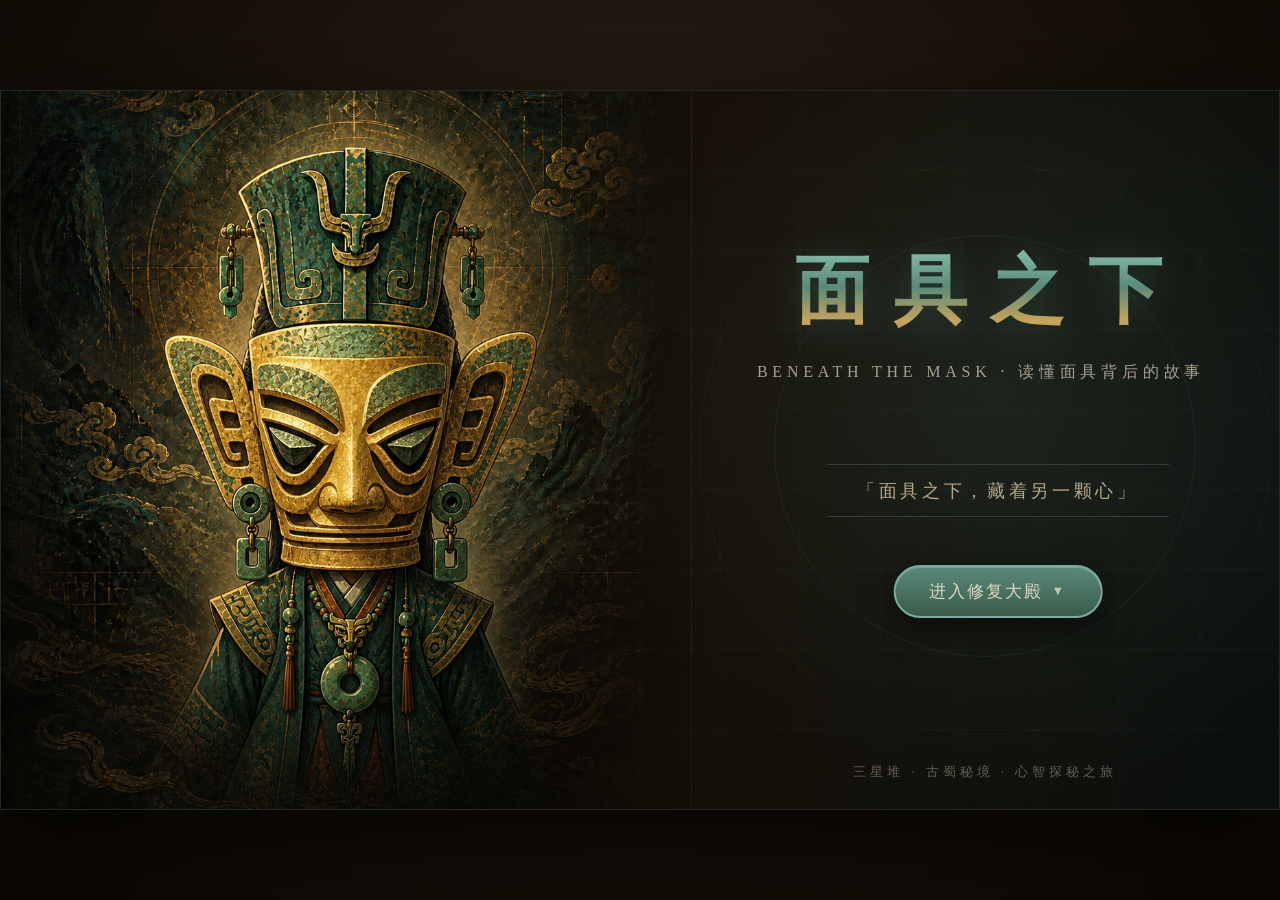
<file: index.html>
<!DOCTYPE html>
<html lang="zh-CN">
<head>
  <meta charset="UTF-8">
  <meta name="viewport" content="width=device-width, initial-scale=1.0, user-scalable=no">
  <meta name="theme-color" content="#1c130a">
  <title>面具之下 · Beneath the Mask</title>
  <link rel="icon" href="assets/sanxingdui-head.png" type="image/png">
<link rel="stylesheet" href="css/style.css?v=5.4">
</head>
<body>

<div id="app">

  <!-- ============ 封面 ============ -->
  <div id="cover" class="screen">
    <div class="cover-decor"></div>
    <div class="cover-halo"></div>
    <div class="cover-art" id="cover-art"></div>
    <div class="cover-head">
      <h1 class="cover-title">面具之下</h1>
      <p class="cover-sub">BENEATH THE MASK · 读懂面具背后的故事</p>
    </div>
    <p class="cover-quote">「面具之下，藏着另一颗心」</p>
    <button class="btn btn-cover" id="btn-cover-enter">
      <span>进入修复大殿</span>
      <span class="cover-enter-arrow">▼</span>
    </button>
    <footer class="cover-foot">三星堆 · 古蜀秘境 · 心智探秘之旅</footer>
  </div>

  <!-- ============ 大厅 ============ -->
  <div id="lobby" class="screen hidden">
    <div class="lobby-decor"></div>
    <header class="lobby-header">
      <div class="lobby-mask" id="lobby-mask"></div>
      <h1 class="lobby-title">面具之下</h1>
      <p class="lobby-sub">Beneath the Mask · 读懂面具背后的故事</p>
    </header>

    <div class="lobby-panel">
      <div class="lobby-player">
        <label for="player-name">修复师之名</label>
        <input type="text" id="player-name" maxlength="12" placeholder="输入你的名字">
      </div>

      <div class="lobby-stats" id="lobby-stats"></div>

      <div class="lobby-levels" id="lobby-levels"></div>
    </div>

    <footer class="lobby-footer">
      <div class="lobby-footer-row">
        <button class="btn btn-ghost" id="btn-back-cover">返回封面</button>
        <button class="btn btn-ghost" id="btn-settings-lobby">感官设置</button>
      </div>
      <span class="lobby-tip">四面面具 · 六阶段情绪探秘 · 剧情为三星堆文化启发的教育性艺术想象</span>
    </footer>
  </div>

  <!-- ============ 游戏主界面 ============ -->
  <div id="game" class="screen hidden">
    <div id="game-bg" class="bg-shrine"></div>

    <!-- 顶部 HUD -->
    <div id="hud">
      <button class="hud-btn" id="btn-exit" title="返回大厅">⌂ 大厅</button>
      <div id="hud-center">
        <span id="hud-level-title">面具之下</span>
        <span id="hud-stage-label">委托接收</span>
      </div>
      <button class="hud-btn" id="btn-settings">感官设置</button>
    </div>

    <!-- 阶段内容容器 -->
    <div id="stage-root"></div>

    <!-- 对话系统 -->
    <div id="dialogue-box" class="hidden">
      <div id="dialogue-avatar"></div>
      <div id="dialogue-main">
        <div id="dialogue-speaker"></div>
        <div id="dialogue-text"></div>
        <div id="dialogue-hint">点击页面继续</div>
      </div>
      <div id="dialogue-next">▼</div>
    </div>
  </div>

  <!-- ============ 感官设置面板 ============ -->
  <div id="settings-panel" class="hidden">
    <div class="settings-card">
      <h2 class="settings-title">感官设置</h2>
      <div class="setting-row">
        <span>简化动画</span>
        <span class="desc">翻转、转场使用瞬间切换</span>
        <label class="toggle"><input type="checkbox" data-setting="simplifyAnim"><i></i></label>
      </div>
      <div class="setting-row">
        <span>静音</span>
        <span class="desc">关闭全部音效</span>
        <label class="toggle"><input type="checkbox" data-setting="muteSound"><i></i></label>
      </div>
      <div class="setting-row">
        <span>高对比</span>
        <span class="desc">增强轮廓与文字对比度</span>
        <label class="toggle"><input type="checkbox" data-setting="highContrast"><i></i></label>
      </div>
      <div class="setting-row">
        <span>无时限</span>
        <span class="desc">取消阶段时间压力</span>
        <label class="toggle"><input type="checkbox" data-setting="noTimeLimit"><i></i></label>
      </div>
      <div class="setting-row">
        <span>文字优先</span>
        <span class="desc">关键信息始终显示文字</span>
        <label class="toggle"><input type="checkbox" data-setting="textPriority"><i></i></label>
      </div>
      <div class="setting-row">
        <span>语音朗读</span>
        <span class="desc">朗读角色对白（需浏览器支持）</span>
        <label class="toggle"><input type="checkbox" data-setting="voiceRead"><i></i></label>
      </div>
      <div class="settings-actions">
        <button class="btn btn-primary" id="btn-settings-close">完成</button>
      </div>
    </div>
  </div>

  <!-- ============ 轻提示 ============ -->
  <div id="toast" class="hidden"></div>
</div>

<script src="js/data.js?v=3.3"></script>
<script src="js/audio.js?v=2.3"></script>
<script src="js/art.js?v=4.2"></script>
<script src="js/game.js?v=5.2"></script>
</body>
</html>
</file>
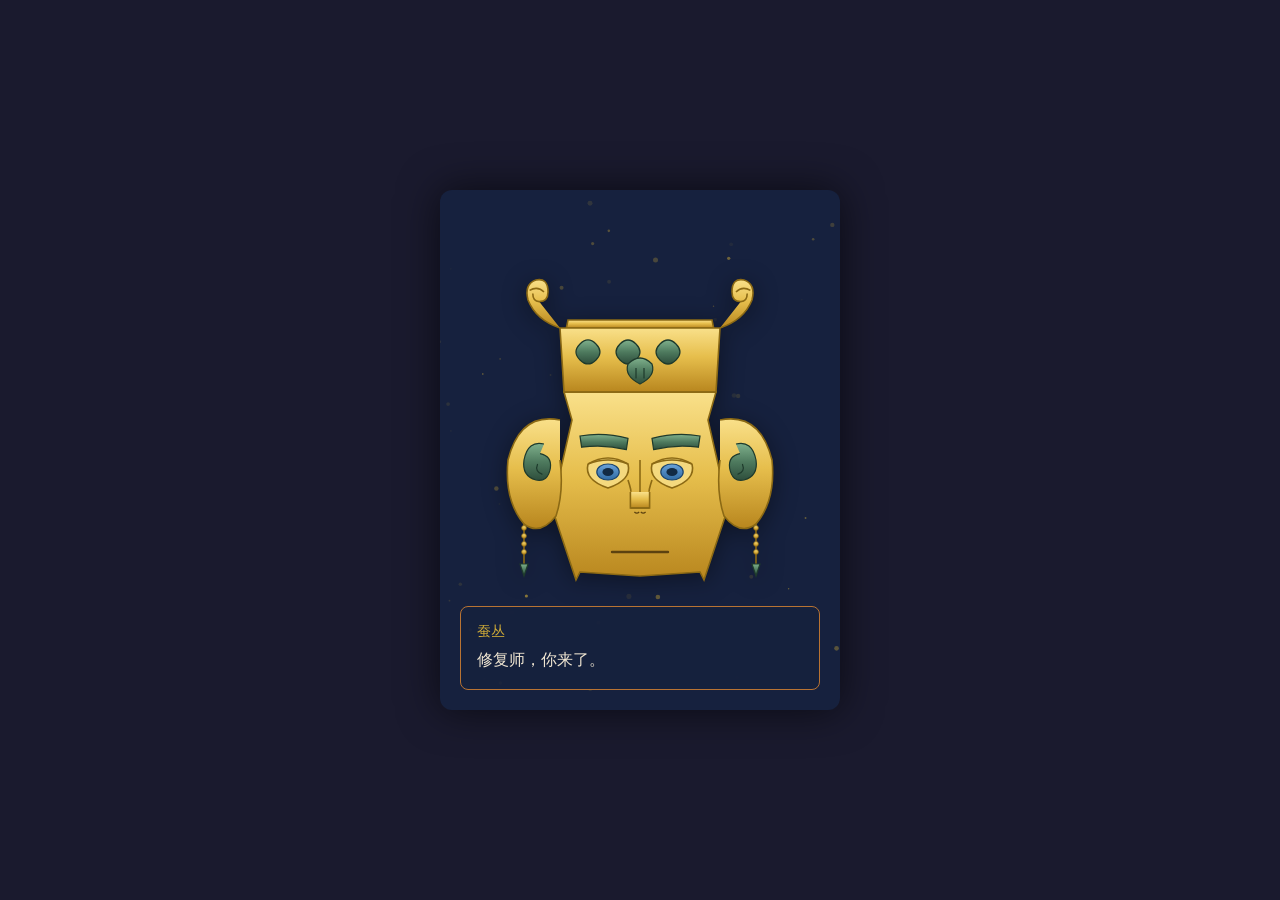
<file: level1.html>
<!DOCTYPE html>
<html lang="zh-CN">
<head>
  <meta charset="UTF-8">
  <meta name="viewport" content="width=device-width, initial-scale=1.0">
  <title>面具之下 - 第一关</title>
  <style>
    * { margin: 0; padding: 0; box-sizing: border-box; }

    body {
      background: #1a1a2e;
      color: #f0e6d2;
      font-family: "Microsoft YaHei", "PingFang SC", sans-serif;
      overflow: hidden;
      display: flex;
      justify-content: center;
      align-items: center;
      height: 100vh;
    }

    #game-container {
      width: 400px;
      height: 520px;
      position: relative;
      background: #16213e;
      border-radius: 12px;
      box-shadow: 0 0 40px rgba(0,0,0,0.6);
      overflow: hidden;
    }

    /* 粒子背景层 */
    #particles {
      position: absolute;
      top: 0; left: 0;
      width: 100%; height: 100%;
      z-index: 0;
      pointer-events: none;
    }

    /* 阶段通用 */
    .stage {
      position: absolute;
      width: 100%;
      height: 100%;
      display: none;
      flex-direction: column;
      align-items: center;
      justify-content: center;
      padding: 20px;
      z-index: 1;
    }

    .stage.active { display: flex; }

    /* 对话框 */
    .dialogue-box {
      position: absolute;
      bottom: 20px;
      left: 20px;
      right: 20px;
      background: rgba(22, 33, 62, 0.95);
      border: 1px solid #b87333;
      border-radius: 8px;
      padding: 16px;
      min-height: 80px;
      cursor: pointer;
      z-index: 100;
    }

    .dialogue-speaker {
      color: #d4af37;
      font-size: 14px;
      margin-bottom: 6px;
    }

    .dialogue-text {
      font-size: 16px;
      line-height: 1.6;
    }

    /* 面具容器 */
    #mask-wrapper {
      position: relative;
      width: 320px;
      height: 416px;
      margin-top: 20px;
    }

    #mask-svg {
      width: 100%;
      height: 100%;
      filter: drop-shadow(0 4px 12px rgba(0,0,0,0.4));
    }

    /* 翻转相关 */
    .mask-face {
      width: 100%;
      height: 100%;
      transition: transform 0.8s;
      backface-visibility: hidden;
    }

    #mask-back {
      position: absolute;
      top: 0;
      left: 0;
      background: rgba(22, 33, 62, 0.95);
      border: 2px solid #b87333;
      border-radius: 12px;
      padding: 24px;
      transform: rotateY(180deg);
      display: none;
    }

    #mask-back.show { display: flex; flex-direction: column; }

    /* 按钮 */
    .btn-primary {
      background: linear-gradient(180deg, #d4af37, #b8861e);
      color: #1a1a2e;
      border: none;
      padding: 10px 28px;
      border-radius: 24px;
      font-size: 16px;
      font-weight: bold;
      cursor: pointer;
      margin-top: 16px;
      font-family: inherit;
    }

    .btn-primary:hover {
      filter: brightness(1.1);
    }

    #flip-btn {
      width: 60px;
      height: 60px;
      border-radius: 50%;
      background: linear-gradient(180deg, #d4af37, #8b6914);
      border: 2px solid #f0d878;
      color: #1a1a2e;
      font-size: 20px;
      font-weight: bold;
      cursor: pointer;
      position: absolute;
      bottom: 120px;
      left: 50%;
      transform: translateX(-50%);
      z-index: 50;
      display: none;
    }

    #flip-btn.show { display: block; }

    /* ==================== SCAN 扫描阶段 ==================== */
    #stage-scan { justify-content: flex-start; padding-top: 16px; }

    #stage-scan #mask-wrapper {
      width: 300px;
      height: 356px;
      margin-top: 4px;
    }

    #stage-scan .scan-fragment { width: 60px; height: 60px; }

    .scan-tip {
      color: #d4af37;
      font-size: 13px;
      letter-spacing: 1px;
      margin-top: 8px;
      text-align: center;
    }

    #scan-eye {
      position: absolute;
      width: 46px;
      height: 46px;
      z-index: 60;
      transition: left 0.9s cubic-bezier(.4,0,.2,1), top 0.9s cubic-bezier(.4,0,.2,1);
      pointer-events: none;
      filter: drop-shadow(0 0 8px rgba(212, 175, 55, 0.8));
    }

    #scan-eye.hint-blink { animation: eyeBlink 0.5s ease 3; }

    @keyframes eyeBlink {
      0%, 100% { transform: scaleY(1); }
      50% { transform: scaleY(0.15); }
    }

    /* 碎片（扫描阶段） */
    .scan-fragment {
      position: absolute;
      width: 64px;
      height: 64px;
      cursor: pointer;
      opacity: 0.85;
      transition: opacity 0.3s, transform 0.3s;
      z-index: 30;
    }

    .scan-fragment:hover { opacity: 1; transform: scale(1.1); }
    .scan-fragment.collected { opacity: 0; pointer-events: none; }
    .scan-fragment.wrong { animation: shakeX 0.4s; }
    .scan-fragment.highlight { filter: drop-shadow(0 0 10px #d4af37); }

    @keyframes shakeX {
      0%, 100% { transform: translateX(0); }
      25% { transform: translateX(-8px); }
      75% { transform: translateX(8px); }
    }

    .frag-glow {
      position: absolute;
      inset: -6px;
      border: 1px dashed rgba(212,175,55,0.7);
      border-radius: 10px;
      animation: pulseGlow 1.6s ease-in-out infinite;
    }

    @keyframes pulseGlow {
      0%, 100% { box-shadow: 0 0 4px rgba(212,175,55,0.3); }
      50% { box-shadow: 0 0 14px rgba(212,175,55,0.75); }
    }

    /* 扫描进度点 */
    #scan-progress {
      display: flex;
      gap: 10px;
      margin-top: 12px;
    }

    .dot {
      width: 12px; height: 12px;
      border-radius: 50%;
      background: rgba(184, 115, 51, 0.35);
      border: 1px solid #b87333;
      transition: all 0.3s;
    }

    .dot.on {
      background: #d4af37;
      box-shadow: 0 0 8px rgba(212, 175, 55, 0.8);
    }

    /* 漂浮标签 */
    .floating-tag {
      position: absolute;
      left: 50%;
      top: -22px;
      transform: translateX(-50%);
      background: rgba(212, 175, 55, 0.92);
      color: #1a1a2e;
      font-size: 12px;
      font-weight: bold;
      padding: 2px 10px;
      border-radius: 12px;
      white-space: nowrap;
      pointer-events: none;
      z-index: 70;
      animation: floatUp 1.7s ease forwards;
    }

    @keyframes floatUp {
      0% { opacity: 0; transform: translate(-50%, 8px); }
      15% { opacity: 1; }
      100% { opacity: 0; transform: translate(-50%, -26px); }
    }

    /* ==================== ASSEMBLE 拼接阶段 ==================== */
    #stage-assemble { justify-content: flex-start; padding-top: 18px; }

    .assemble-board {
      position: relative;
      width: 250px;
      height: 280px;
      margin-top: 4px;
    }

    #assemble-mask-svg {
      width: 100%;
      height: 100%;
      filter: drop-shadow(0 4px 10px rgba(0,0,0,0.45));
    }

    .mask-slot {
      position: absolute;
      width: 72px;
      height: 44px;
      transform: translate(-50%, -50%);
      border: 2px dashed rgba(212, 175, 55, 0.55);
      border-radius: 8px;
      z-index: 40;
      display: flex;
      align-items: center;
      justify-content: center;
      transition: border-color 0.25s, box-shadow 0.25s, background 0.25s;
    }

    .mask-slot.next {
      border-color: #d4af37;
      border-style: solid;
      box-shadow: 0 0 14px rgba(212, 175, 55, 0.6);
      background: rgba(212, 175, 55, 0.08);
      animation: slotPulse 1.4s ease-in-out infinite;
    }

    .mask-slot.drag-over {
      border-color: #7fdb8a;
      background: rgba(127, 219, 138, 0.15);
      box-shadow: 0 0 14px rgba(127, 219, 138, 0.6);
    }

    .mask-slot.filled {
      border-color: #d4af37;
      border-style: solid;
      background: transparent;
      box-shadow: 0 0 10px rgba(212, 175, 55, 0.35);
      animation: none;
    }

    .slot-svg { width: 100%; height: 100%; }
    .slot-svg svg { width: 100%; height: 100%; }

    @keyframes slotPulse {
      0%, 100% { box-shadow: 0 0 8px rgba(212,175,55,0.35); }
      50% { box-shadow: 0 0 18px rgba(212,175,55,0.8); }
    }

    /* 碎片侧边栏 */
    #fragment-sidebar {
      display: flex;
      gap: 8px;
      margin-top: 6px;
      flex-wrap: wrap;
      justify-content: center;
    }

    .drag-fragment {
      width: 52px;
      height: 52px;
      background: rgba(184, 115, 51, 0.18);
      border: 1px solid #b87333;
      border-radius: 10px;
      padding: 2px;
      cursor: grab;
      touch-action: none;
      transition: transform 0.2s, box-shadow 0.2s;
      z-index: 30;
    }

    .drag-fragment:hover { transform: scale(1.08); box-shadow: 0 0 10px rgba(212,175,55,0.5); }
    .drag-fragment.dragging {
      position: fixed;
      margin: 0;
      z-index: 999;
      cursor: grabbing;
      box-shadow: 0 6px 18px rgba(0,0,0,0.6);
      transform: scale(1.12);
      opacity: 0.95;
      pointer-events: none;
    }
    .drag-fragment.placed { opacity: 0.25; pointer-events: none; }

    .drag-fragment svg { width: 100%; height: 100%; display: block; }

    .assemble-hint {
      margin-top: 4px;
      font-size: 13px;
      color: #d4af37;
      min-height: 18px;
      text-align: center;
    }

    /* 侧边标签 */
    #fragment-labels {
      display: flex;
      gap: 6px;
      flex-wrap: wrap;
      justify-content: center;
      margin-top: 4px;
    }

    .fragment-tag {
      font-size: 11px;
      color: #aaa;
      border: 1px solid rgba(184,115,51,0.4);
      border-radius: 10px;
      padding: 2px 8px;
      transition: all 0.3s;
    }

    .fragment-tag.next { color: #d4af37; border-color: #d4af37; box-shadow: 0 0 8px rgba(212,175,55,0.4); }
    .fragment-tag.done { color: #7fdb8a; border-color: #7fdb8a; }

    /* 复盘卡片 */
    .report-card {
      background: rgba(22, 33, 62, 0.95);
      border: 1px solid #b87333;
      border-radius: 12px;
      padding: 24px;
      width: 100%;
      text-align: center;
    }

    .report-title {
      color: #d4af37;
      font-size: 20px;
      margin-bottom: 16px;
    }

    .report-item {
      display: flex;
      justify-content: space-between;
      margin: 8px 0;
      font-size: 14px;
    }

    .stars { color: #d4af37; }

    .knowledge-card {
      background: rgba(184, 115, 51, 0.15);
      border: 1px solid #b87333;
      border-radius: 8px;
      padding: 16px;
      margin-top: 16px;
      font-size: 14px;
      line-height: 1.8;
    }

    /* 仪式场景 */
    .ritual-scene {
      text-align: center;
      margin: 8px 0;
    }

    .scene-title { color: #d4af37; font-size: 14px; }
    .scene-desc { font-size: 12px; color: #aaa; margin-top: 4px; }

    /* 选项按钮 */
    .option-btn {
      display: block;
      width: 100%;
      background: rgba(184, 115, 51, 0.2);
      border: 1px solid #b87333;
      color: #f0e6d2;
      padding: 12px;
      margin: 8px 0;
      border-radius: 8px;
      cursor: pointer;
      text-align: left;
      font-size: 14px;
      font-family: inherit;
    }

    .option-btn:hover { background: rgba(184, 115, 51, 0.4); }

    .option-btn.correct {
      background: rgba(127, 219, 138, 0.3);
      border-color: #7fdb8a;
    }

    .option-btn.wrong {
      background: rgba(255, 107, 107, 0.25);
      border-color: #ff6b6b;
    }
  </style>
</head>
<body>

<div id="game-container">
  <canvas id="particles"></canvas>

  <!-- ==================== S0: INIT 开场对话 ==================== -->
  <div id="stage-init" class="stage active">
    <div id="mask-wrapper">
      <!-- 完整面具预览（开场展示） -->
      <svg id="mask-svg" viewBox="0 0 400 520" xmlns="http://www.w3.org/2000/svg">
        <defs>
          <linearGradient id="gold-grad" x1="0" y1="0" x2="0" y2="1">
            <stop offset="0%" stop-color="#F9E08A"/>
            <stop offset="45%" stop-color="#E6BE4C"/>
            <stop offset="100%" stop-color="#B8861E"/>
          </linearGradient>
          <linearGradient id="green-grad" x1="0" y1="0" x2="0" y2="1">
            <stop offset="0%" stop-color="#7FB08C"/>
            <stop offset="50%" stop-color="#4E7A5E"/>
            <stop offset="100%" stop-color="#2E4E3C"/>
          </linearGradient>
          <linearGradient id="blue-grad" x1="0" y1="0" x2="0" y2="1">
            <stop offset="0%" stop-color="#6BA3D9"/>
            <stop offset="100%" stop-color="#2F6BA3"/>
          </linearGradient>
        </defs>

        <g id="face-base">
          <path d="M 105 175 L 295 175 L 285 210 L 310 320 L 280 410 L 275 400 L 200 405 L 125 400 L 120 410 L 90 320 L 115 210 Z" fill="url(#gold-grad)" stroke="#8B6914" stroke-width="2"/>
        </g>

        <g id="crown">
          <path d="M 110 85 L 290 85 L 292 95 L 108 95 Z" fill="url(#gold-grad)" stroke="#8B6914" stroke-width="2"/>
          <path d="M 100 95 L 300 95 L 295 175 L 105 175 Z" fill="url(#gold-grad)" stroke="#8B6914" stroke-width="2"/>
          <path d="M 125 115 Q 135 105 145 115 Q 155 125 145 135 Q 135 145 125 135 Q 115 125 125 115" fill="url(#green-grad)" stroke="#1E3A2C" stroke-width="1.5"/>
          <path d="M 175 115 Q 185 105 195 115 Q 205 125 195 135 Q 185 145 175 135 Q 165 125 175 115" fill="url(#green-grad)" stroke="#1E3A2C" stroke-width="1.5"/>
          <path d="M 225 115 Q 235 105 245 115 Q 255 125 245 135 Q 235 145 225 135 Q 215 125 225 115" fill="url(#green-grad)" stroke="#1E3A2C" stroke-width="1.5"/>
          <path d="M 185 140 Q 200 125 215 140 Q 220 155 200 165 Q 180 155 185 140" fill="url(#green-grad)" stroke="#1E3A2C" stroke-width="1.5"/>
          <path d="M 195 145 L 195 158 M 205 145 L 205 158" stroke="#1E3A2C" stroke-width="1.5"/>
          <path d="M 100 95 Q 70 85 60 60 Q 55 40 70 35 Q 85 32 85 50 Q 85 62 74 62 Q 66 62 66 52" fill="url(#gold-grad)" stroke="#8B6914" stroke-width="2"/>
          <path d="M 62 48 Q 72 42 80 50" fill="none" stroke="#8B6914" stroke-width="2"/>
          <path d="M 300 95 Q 330 85 340 60 Q 345 40 330 35 Q 315 32 315 50 Q 315 62 326 62 Q 334 62 334 52" fill="url(#gold-grad)" stroke="#8B6914" stroke-width="2"/>
          <path d="M 338 48 Q 328 42 320 50" fill="none" stroke="#8B6914" stroke-width="2"/>
          <line x1="105" y1="175" x2="295" y2="175" stroke="#8B6914" stroke-width="2"/>
        </g>

        <g id="ears">
          <path d="M 100 210 Q 50 200 35 260 Q 30 310 55 340 Q 75 355 95 330 Q 105 300 100 260" fill="url(#gold-grad)" stroke="#8B6914" stroke-width="2"/>
          <path d="M 80 240 Q 60 235 55 260 Q 52 280 70 285 Q 85 288 88 270 Q 90 255 75 252" fill="url(#green-grad)" stroke="#1E3A2C" stroke-width="1.5"/>
          <path d="M 72 265 Q 68 275 78 278" fill="none" stroke="#1E3A2C" stroke-width="1.5"/>
          <line x1="55" y1="340" x2="55" y2="390" stroke="#8B6914" stroke-width="2"/>
          <circle cx="55" cy="345" r="3" fill="url(#gold-grad)" stroke="#8B6914"/>
          <circle cx="55" cy="355" r="3" fill="url(#gold-grad)" stroke="#8B6914"/>
          <circle cx="55" cy="365" r="3" fill="url(#gold-grad)" stroke="#8B6914"/>
          <circle cx="55" cy="375" r="3" fill="url(#gold-grad)" stroke="#8B6914"/>
          <path d="M 50 390 L 60 390 L 55 405 Z" fill="url(#green-grad)" stroke="#1E3A2C" stroke-width="1.5"/>
          <path d="M 300 210 Q 350 200 365 260 Q 370 310 345 340 Q 325 355 305 330 Q 295 300 300 260" fill="url(#gold-grad)" stroke="#8B6914" stroke-width="2"/>
          <path d="M 320 240 Q 340 235 345 260 Q 348 280 330 285 Q 315 288 312 270 Q 310 255 325 252" fill="url(#green-grad)" stroke="#1E3A2C" stroke-width="1.5"/>
          <path d="M 328 265 Q 332 275 322 278" fill="none" stroke="#1E3A2C" stroke-width="1.5"/>
          <line x1="345" y1="340" x2="345" y2="390" stroke="#8B6914" stroke-width="2"/>
          <circle cx="345" cy="345" r="3" fill="url(#gold-grad)" stroke="#8B6914"/>
          <circle cx="345" cy="355" r="3" fill="url(#gold-grad)" stroke="#8B6914"/>
          <circle cx="345" cy="365" r="3" fill="url(#gold-grad)" stroke="#8B6914"/>
          <circle cx="345" cy="375" r="3" fill="url(#gold-grad)" stroke="#8B6914"/>
          <path d="M 340 390 L 350 390 L 345 405 Z" fill="url(#green-grad)" stroke="#1E3A2C" stroke-width="1.5"/>
        </g>

        <g id="eyebrows">
          <path d="M 125 230 Q 155 225 185 233 L 183 247 Q 155 240 127 244 Z" fill="url(#green-grad)" stroke="#1E3A2C" stroke-width="1.5"/>
          <path d="M 275 230 Q 245 225 215 233 L 217 247 Q 245 240 273 244 Z" fill="url(#green-grad)" stroke="#1E3A2C" stroke-width="1.5"/>
        </g>

        <g id="eyes">
          <path d="M 135 265 Q 160 250 185 265 Q 190 285 160 295 Q 130 285 135 265" fill="#F4D97E" stroke="#8B6914" stroke-width="2"/>
          <ellipse cx="160" cy="275" rx="14" ry="10" fill="url(#blue-grad)" stroke="#1C456E" stroke-width="1.5"/>
          <ellipse cx="160" cy="275" rx="7" ry="5" fill="#122B44"/>
          <path d="M 135 265 Q 160 255 185 265" fill="none" stroke="#8B6914" stroke-width="2"/>
          <path d="M 265 265 Q 240 250 215 265 Q 210 285 240 295 Q 270 285 265 265" fill="#F4D97E" stroke="#8B6914" stroke-width="2"/>
          <ellipse cx="240" cy="275" rx="14" ry="10" fill="url(#blue-grad)" stroke="#1C456E" stroke-width="1.5"/>
          <ellipse cx="240" cy="275" rx="7" ry="5" fill="#122B44"/>
          <path d="M 265 265 Q 240 255 215 265" fill="none" stroke="#8B6914" stroke-width="2"/>
        </g>

        <g id="nose">
          <line x1="200" y1="260" x2="200" y2="315" stroke="#8B6914" stroke-width="2"/>
          <path d="M 185 285 Q 190 300 188 300" fill="none" stroke="#8B6914" stroke-width="2"/>
          <path d="M 215 285 Q 210 300 212 300" fill="none" stroke="#8B6914" stroke-width="2"/>
          <path d="M 188 300 L 188 320 L 212 320 L 212 300" fill="url(#gold-grad)" stroke="#8B6914" stroke-width="2"/>
          <line x1="188" y1="320" x2="212" y2="320" stroke="#8B6914" stroke-width="2"/>
          <path d="M 193 325 Q 196 328 199 325" fill="none" stroke="#5C4210" stroke-width="1.5"/>
          <path d="M 201 325 Q 204 328 207 325" fill="none" stroke="#5C4210" stroke-width="1.5"/>
        </g>

        <g id="mouth">
          <line x1="165" y1="375" x2="235" y2="375" stroke="#5C4210" stroke-width="3" stroke-linecap="round"/>
        </g>
      </svg>
    </div>

    <div class="dialogue-box" onclick="nextDialogue()">
      <div class="dialogue-speaker">蚕丛</div>
      <div class="dialogue-text" id="dialogue-text">修复师，你来了。</div>
    </div>
  </div>

  <!-- ==================== S1: SCAN 线索扫描 ==================== -->
  <div id="stage-scan" class="stage">
    <div class="scan-tip">点按金色眼球指向的碎片</div>
    <div id="scan-progress"></div>
    <div id="mask-wrapper">
      <!-- 只显示底座（crown + ears + face-base），碎片散落四周 -->
      <svg id="mask-svg-base" viewBox="0 0 400 520" xmlns="http://www.w3.org/2000/svg" style="width:100%;height:100%;opacity:0.28;">
        <defs>
          <linearGradient id="gold-grad-b" x1="0" y1="0" x2="0" y2="1">
            <stop offset="0%" stop-color="#F9E08A"/>
            <stop offset="45%" stop-color="#E6BE4C"/>
            <stop offset="100%" stop-color="#B8861E"/>
          </linearGradient>
          <linearGradient id="green-grad-b" x1="0" y1="0" x2="0" y2="1">
            <stop offset="0%" stop-color="#7FB08C"/>
            <stop offset="50%" stop-color="#4E7A5E"/>
            <stop offset="100%" stop-color="#2E4E3C"/>
          </linearGradient>
        </defs>
        <g id="face-base-b">
          <path d="M 105 175 L 295 175 L 285 210 L 310 320 L 280 410 L 275 400 L 200 405 L 125 400 L 120 410 L 90 320 L 115 210 Z" fill="url(#gold-grad-b)" stroke="#8B6914" stroke-width="2"/>
        </g>
        <g id="crown-b">
          <path d="M 110 85 L 290 85 L 292 95 L 108 95 Z" fill="url(#gold-grad-b)" stroke="#8B6914" stroke-width="2"/>
          <path d="M 100 95 L 300 95 L 295 175 L 105 175 Z" fill="url(#gold-grad-b)" stroke="#8B6914" stroke-width="2"/>
          <path d="M 125 115 Q 135 105 145 115 Q 155 125 145 135 Q 135 145 125 135 Q 115 125 125 115" fill="url(#green-grad-b)" stroke="#1E3A2C" stroke-width="1.5"/>
          <path d="M 175 115 Q 185 105 195 115 Q 205 125 195 135 Q 185 145 175 135 Q 165 125 175 115" fill="url(#green-grad-b)" stroke="#1E3A2C" stroke-width="1.5"/>
          <path d="M 225 115 Q 235 105 245 115 Q 255 125 245 135 Q 235 145 225 135 Q 215 125 225 115" fill="url(#green-grad-b)" stroke="#1E3A2C" stroke-width="1.5"/>
          <path d="M 185 140 Q 200 125 215 140 Q 220 155 200 165 Q 180 155 185 140" fill="url(#green-grad-b)" stroke="#1E3A2C" stroke-width="1.5"/>
          <path d="M 195 145 L 195 158 M 205 145 L 205 158" stroke="#1E3A2C" stroke-width="1.5"/>
          <path d="M 100 95 Q 70 85 60 60 Q 55 40 70 35 Q 85 32 85 50 Q 85 62 74 62 Q 66 62 66 52" fill="url(#gold-grad-b)" stroke="#8B6914" stroke-width="2"/>
          <path d="M 62 48 Q 72 42 80 50" fill="none" stroke="#8B6914" stroke-width="2"/>
          <path d="M 300 95 Q 330 85 340 60 Q 345 40 330 35 Q 315 32 315 50 Q 315 62 326 62 Q 334 62 334 52" fill="url(#gold-grad-b)" stroke="#8B6914" stroke-width="2"/>
          <path d="M 338 48 Q 328 42 320 50" fill="none" stroke="#8B6914" stroke-width="2"/>
          <line x1="105" y1="175" x2="295" y2="175" stroke="#8B6914" stroke-width="2"/>
        </g>
        <g id="ears-b">
          <path d="M 100 210 Q 50 200 35 260 Q 30 310 55 340 Q 75 355 95 330 Q 105 300 100 260" fill="url(#gold-grad-b)" stroke="#8B6914" stroke-width="2"/>
          <path d="M 80 240 Q 60 235 55 260 Q 52 280 70 285 Q 85 288 88 270 Q 90 255 75 252" fill="url(#green-grad-b)" stroke="#1E3A2C" stroke-width="1.5"/>
          <path d="M 72 265 Q 68 275 78 278" fill="none" stroke="#1E3A2C" stroke-width="1.5"/>
          <line x1="55" y1="340" x2="55" y2="390" stroke="#8B6914" stroke-width="2"/>
          <circle cx="55" cy="345" r="3" fill="url(#gold-grad-b)" stroke="#8B6914"/>
          <circle cx="55" cy="355" r="3" fill="url(#gold-grad-b)" stroke="#8B6914"/>
          <circle cx="55" cy="365" r="3" fill="url(#gold-grad-b)" stroke="#8B6914"/>
          <circle cx="55" cy="375" r="3" fill="url(#gold-grad-b)" stroke="#8B6914"/>
          <path d="M 50 390 L 60 390 L 55 405 Z" fill="url(#green-grad-b)" stroke="#1E3A2C" stroke-width="1.5"/>
          <path d="M 300 210 Q 350 200 365 260 Q 370 310 345 340 Q 325 355 305 330 Q 295 300 300 260" fill="url(#gold-grad-b)" stroke="#8B6914" stroke-width="2"/>
          <path d="M 320 240 Q 340 235 345 260 Q 348 280 330 285 Q 315 288 312 270 Q 310 255 325 252" fill="url(#green-grad-b)" stroke="#1E3A2C" stroke-width="1.5"/>
          <path d="M 328 265 Q 332 275 322 278" fill="none" stroke="#1E3A2C" stroke-width="1.5"/>
          <line x1="345" y1="340" x2="345" y2="390" stroke="#8B6914" stroke-width="2"/>
          <circle cx="345" cy="345" r="3" fill="url(#gold-grad-b)" stroke="#8B6914"/>
          <circle cx="345" cy="355" r="3" fill="url(#gold-grad-b)" stroke="#8B6914"/>
          <circle cx="345" cy="365" r="3" fill="url(#gold-grad-b)" stroke="#8B6914"/>
          <circle cx="345" cy="375" r="3" fill="url(#gold-grad-b)" stroke="#8B6914"/>
          <path d="M 340 390 L 350 390 L 345 405 Z" fill="url(#green-grad-b)" stroke="#1E3A2C" stroke-width="1.5"/>
        </g>
      </svg>

      <!-- 指向眼 -->
      <div id="scan-eye" style="left:50%;top:10%;">
        <svg viewBox="0 0 46 46" xmlns="http://www.w3.org/2000/svg">
          <circle cx="23" cy="23" r="20" fill="#16213e" stroke="#d4af37" stroke-width="2"/>
          <circle cx="23" cy="23" r="14" fill="#f0e6d2"/>
          <circle cx="23" cy="23" r="8" fill="#2a1c0c"/>
          <circle cx="26" cy="20" r="3" fill="#d4af37"/>
          <path d="M 14 32 Q 23 40 32 32" stroke="#d4af37" stroke-width="2" fill="none"/>
        </svg>
      </div>

      <!-- 碎片容器 -->
      <div id="scan-fragments"></div>
    </div>


    <div class="dialogue-box" onclick="onScanDialogueClick()">
      <div class="dialogue-speaker">蚕丛</div>
      <div class="dialogue-text" id="scan-dialogue-text">碎片散落了。看着我的眼睛指向，点击它。</div>
    </div>
  </div>

  <!-- ==================== S2: ASSEMBLE 面具拼接 ==================== -->
  <div id="stage-assemble" class="stage">
    <div class="assemble-board">
      <svg id="assemble-mask-svg" viewBox="0 0 400 520" xmlns="http://www.w3.org/2000/svg">
        <defs>
          <linearGradient id="gold-grad-a" x1="0" y1="0" x2="0" y2="1">
            <stop offset="0%" stop-color="#F9E08A"/>
            <stop offset="45%" stop-color="#E6BE4C"/>
            <stop offset="100%" stop-color="#B8861E"/>
          </linearGradient>
          <linearGradient id="green-grad-a" x1="0" y1="0" x2="0" y2="1">
            <stop offset="0%" stop-color="#7FB08C"/>
            <stop offset="50%" stop-color="#4E7A5E"/>
            <stop offset="100%" stop-color="#2E4E3C"/>
          </linearGradient>
        </defs>
        <g id="face-base-a">
          <path d="M 105 175 L 295 175 L 285 210 L 310 320 L 280 410 L 275 400 L 200 405 L 125 400 L 120 410 L 90 320 L 115 210 Z" fill="url(#gold-grad-a)" stroke="#8B6914" stroke-width="2"/>
        </g>
        <g id="crown-a">
          <path d="M 110 85 L 290 85 L 292 95 L 108 95 Z" fill="url(#gold-grad-a)" stroke="#8B6914" stroke-width="2"/>
          <path d="M 100 95 L 300 95 L 295 175 L 105 175 Z" fill="url(#gold-grad-a)" stroke="#8B6914" stroke-width="2"/>
          <path d="M 125 115 Q 135 105 145 115 Q 155 125 145 135 Q 135 145 125 135 Q 115 125 125 115" fill="url(#green-grad-a)" stroke="#1E3A2C" stroke-width="1.5"/>
          <path d="M 175 115 Q 185 105 195 115 Q 205 125 195 135 Q 185 145 175 135 Q 165 125 175 115" fill="url(#green-grad-a)" stroke="#1E3A2C" stroke-width="1.5"/>
          <path d="M 225 115 Q 235 105 245 115 Q 255 125 245 135 Q 235 145 225 135 Q 215 125 225 115" fill="url(#green-grad-a)" stroke="#1E3A2C" stroke-width="1.5"/>
          <path d="M 185 140 Q 200 125 215 140 Q 220 155 200 165 Q 180 155 185 140" fill="url(#green-grad-a)" stroke="#1E3A2C" stroke-width="1.5"/>
          <path d="M 195 145 L 195 158 M 205 145 L 205 158" stroke="#1E3A2C" stroke-width="1.5"/>
          <path d="M 100 95 Q 70 85 60 60 Q 55 40 70 35 Q 85 32 85 50 Q 85 62 74 62 Q 66 62 66 52" fill="url(#gold-grad-a)" stroke="#8B6914" stroke-width="2"/>
          <path d="M 62 48 Q 72 42 80 50" fill="none" stroke="#8B6914" stroke-width="2"/>
          <path d="M 300 95 Q 330 85 340 60 Q 345 40 330 35 Q 315 32 315 50 Q 315 62 326 62 Q 334 62 334 52" fill="url(#gold-grad-a)" stroke="#8B6914" stroke-width="2"/>
          <path d="M 338 48 Q 328 42 320 50" fill="none" stroke="#8B6914" stroke-width="2"/>
          <line x1="105" y1="175" x2="295" y2="175" stroke="#8B6914" stroke-width="2"/>
        </g>
        <g id="ears-a">
          <path d="M 100 210 Q 50 200 35 260 Q 30 310 55 340 Q 75 355 95 330 Q 105 300 100 260" fill="url(#gold-grad-a)" stroke="#8B6914" stroke-width="2"/>
          <path d="M 80 240 Q 60 235 55 260 Q 52 280 70 285 Q 85 288 88 270 Q 90 255 75 252" fill="url(#green-grad-a)" stroke="#1E3A2C" stroke-width="1.5"/>
          <path d="M 72 265 Q 68 275 78 278" fill="none" stroke="#1E3A2C" stroke-width="1.5"/>
          <line x1="55" y1="340" x2="55" y2="390" stroke="#8B6914" stroke-width="2"/>
          <circle cx="55" cy="345" r="3" fill="url(#gold-grad-a)" stroke="#8B6914"/>
          <circle cx="55" cy="355" r="3" fill="url(#gold-grad-a)" stroke="#8B6914"/>
          <circle cx="55" cy="365" r="3" fill="url(#gold-grad-a)" stroke="#8B6914"/>
          <circle cx="55" cy="375" r="3" fill="url(#gold-grad-a)" stroke="#8B6914"/>
          <path d="M 50 390 L 60 390 L 55 405 Z" fill="url(#green-grad-a)" stroke="#1E3A2C" stroke-width="1.5"/>
          <path d="M 300 210 Q 350 200 365 260 Q 370 310 345 340 Q 325 355 305 330 Q 295 300 300 260" fill="url(#gold-grad-a)" stroke="#8B6914" stroke-width="2"/>
          <path d="M 320 240 Q 340 235 345 260 Q 348 280 330 285 Q 315 288 312 270 Q 310 255 325 252" fill="url(#green-grad-a)" stroke="#1E3A2C" stroke-width="1.5"/>
          <path d="M 328 265 Q 332 275 322 278" fill="none" stroke="#1E3A2C" stroke-width="1.5"/>
          <line x1="345" y1="340" x2="345" y2="390" stroke="#8B6914" stroke-width="2"/>
          <circle cx="345" cy="345" r="3" fill="url(#gold-grad-a)" stroke="#8B6914"/>
          <circle cx="345" cy="355" r="3" fill="url(#gold-grad-a)" stroke="#8B6914"/>
          <circle cx="345" cy="365" r="3" fill="url(#gold-grad-a)" stroke="#8B6914"/>
          <circle cx="345" cy="375" r="3" fill="url(#gold-grad-a)" stroke="#8B6914"/>
          <path d="M 340 390 L 350 390 L 345 405 Z" fill="url(#green-grad-a)" stroke="#1E3A2C" stroke-width="1.5"/>
        </g>
      </svg>
      <div id="slot-container"></div>
    </div>

    <div class="assemble-hint" id="assemble-hint">把碎片拖到面具的正确位置</div>
    <div id="fragment-sidebar"></div>
    <div id="fragment-labels"></div>

    <div class="dialogue-box" onclick="onAssembleDialogueClick()">
      <div class="dialogue-speaker">蚕丛</div>
      <div class="dialogue-text" id="assemble-dialogue-text">眉对眉、眼对眼、鼻对鼻、口对口。拖拽归位。</div>
    </div>
  </div>

  <!-- ==================== S3: FLIP 翻转推断 ==================== -->
  <div id="stage-flip" class="stage">
    <div id="mask-wrapper" style="perspective:1000px;">
      <div id="mask-front-face" class="mask-face" style="width:100%;height:100%;">
        <!-- 完整面具正面（JS 注入） -->
      </div>
      <div id="mask-back" class="mask-face">
        <div style="color:#d4af37;font-size:18px;margin-bottom:16px;">国王的内心</div>
        <div id="monologue-lines" style="font-size:14px;line-height:2;color:#f0e6d2;"></div>
        <div id="inference-options" style="margin-top:20px;"></div>
      </div>
    </div>
    <button id="flip-btn" onclick="doFlip()">鉴</button>
  </div>

  <!-- ==================== S4: RITUAL 仪式重现 ==================== -->
  <div id="stage-ritual" class="stage">
    <div class="report-card" style="width:100%;">
      <div class="report-title">仪式重现</div>
      <div class="ritual-scene">
        <div class="scene-title">祭祀大典</div>
        <div class="scene-desc">臣子面前，国王目光如炬</div>
      </div>
      <div class="ritual-scene">
        <div class="scene-title">母亲面前</div>
        <div class="scene-desc">卸下防备，眉头微皱</div>
      </div>
      <div class="ritual-scene">
        <div class="scene-title">独处深夜</div>
        <div class="scene-desc">无人之处，独自叹息</div>
      </div>
      <div style="margin-top:16px;font-size:14px;color:#aaa;">为什么同一面面具，在不同情境下含义不同？</div>
      <button class="option-btn" onclick="ritualAnswer(true)">因为看面具的人不同</button>
      <button class="option-btn" onclick="ritualAnswer(true)">因为国王的心情变了</button>
      <button class="option-btn" onclick="ritualAnswer(false)">因为面具本身会变化</button>
    </div>
  </div>

  <!-- ==================== S5: REVIEW 复盘结算 ==================== -->
  <div id="stage-review" class="stage">
    <div class="report-card">
      <div class="report-title">修复报告 · 第一关</div>
      <div style="font-size:12px;color:#aaa;margin-bottom:12px;">面具：威严面具</div>

      <div class="report-item">
        <span>共同注意（线索扫描）</span>
        <span class="stars" id="stars-scan">☆☆☆☆☆</span>
      </div>
      <div class="report-item">
        <span>情绪识别（正面拼接）</span>
        <span class="stars" id="stars-assemble">☆☆☆☆☆</span>
      </div>
      <div class="report-item">
        <span>心智理论（翻转推断）</span>
        <span class="stars" id="stars-flip">☆☆☆☆☆</span>
      </div>
      <div class="report-item">
        <span>情境理解（仪式重现）</span>
        <span class="stars" id="stars-ritual">☆☆☆☆☆</span>
      </div>

      <div class="knowledge-card">
        <div style="color:#d4af37;font-weight:bold;margin-bottom:8px;">黄金法则</div>
        <div>表情是信号，不是真相。<br>古人用青铜把情绪铸成符号，<br>今天人们用表情传递信息——<br>但符号背后，总有故事。</div>
      </div>

      <button class="btn-primary" onclick="location.reload()">再玩一次</button>
    </div>
  </div>

</div>

<script>
/* ============================================================
 * 面具之下 · 第一关 单文件实现
 * SCAN 碎片收集 + ASSEMBLE 拖拽拼接 + 音效 + 粒子背景
 * 不修改任何 SVG path 数据
 * ============================================================ */

/* ---------------- 音效系统（Web Audio 合成） ---------------- */
const SFX = {
  ctx: null,
  master: null,
  init() {
    if (!this.ctx) {
      const AC = window.AudioContext || window.webkitAudioContext;
      if (!AC) return;
      this.ctx = new AC();
      this.master = this.ctx.createGain();
      this.master.gain.value = 0.5;
      this.master.connect(this.ctx.destination);
    }
    if (this.ctx.state === 'suspended') this.ctx.resume();
  },
  tone(freq, dur, opts = {}) {
    const { type = 'sine', gain = 0.2, when = 0, slideTo = null, attack = 0.012, release = 0.1 } = opts;
    if (!this.ctx) return;
    const t0 = this.ctx.currentTime + when;
    const osc = this.ctx.createOscillator();
    const g = this.ctx.createGain();
    osc.type = type;
    osc.frequency.setValueAtTime(freq, t0);
    if (slideTo) osc.frequency.exponentialRampToValueAtTime(Math.max(30, slideTo), t0 + dur);
    g.gain.setValueAtTime(0.0001, t0);
    g.gain.linearRampToValueAtTime(gain, t0 + attack);
    g.gain.setValueAtTime(gain, t0 + dur - release);
    g.gain.linearRampToValueAtTime(0.0001, t0 + dur);
    osc.connect(g);
    g.connect(this.master);
    osc.start(t0);
    osc.stop(t0 + dur + 0.05);
  },
  chime() {   // 收集成功/拼接正确：青铜泛音列
    const t = this.ctx.currentTime;
    [523.25, 784, 1046.5, 1568].forEach((f, i) => {
      this.tone(f, 0.9, { type: 'sine', gain: 0.11 - i * 0.018, when: i * 0.055 });
    });
    this.tone(261.6, 1.3, { type: 'sine', gain: 0.07 });
  },
  click() {   // 点击/按下
    this.tone(660, 0.09, { type: 'triangle', gain: 0.22 });
  },
  deny() {    // 点错
    this.tone(220, 0.32, { type: 'sine', gain: 0.13, slideTo: 175 });
  },
  bump() {    // 拖放落空
    this.tone(150, 0.2, { type: 'triangle', gain: 0.26, slideTo: 90 });
  },
  flip() {    // 翻转
    this.tone(300, 0.55, { type: 'sine', gain: 0.11, slideTo: 640 });
    this.tone(160, 0.55, { type: 'triangle', gain: 0.09, slideTo: 320 });
    this.tone(960, 0.2, { type: 'sine', gain: 0.05, when: 0.35 });
  },
  success() { // 全部完成
    [523.25, 659.25, 783.99, 1046.5].forEach((f, i) => {
      this.tone(f, 0.6, { type: 'sine', gain: 0.16, when: i * 0.12 });
    });
  }
};

function playSfx(name) {
  SFX.init();
  if (!SFX.ctx) return;
  if (typeof SFX[name] === 'function') SFX[name]();
}

/* ---------------- 粒子背景（canvas） ---------------- */
const ParticleBg = {
  canvas: null,
  ctx: null,
  particles: [],
  raf: 0,

  init() {
    this.canvas = document.getElementById('particles');
    this.ctx = this.canvas.getContext('2d');
    this.resize();
    window.addEventListener('resize', () => this.resize());
    // 创建金色粉尘
    this.particles = [];
    const count = 46;
    for (let i = 0; i < count; i++) {
      this.particles.push({
        x: Math.random() * this.canvas.width,
        y: Math.random() * this.canvas.height,
        r: Math.random() * 2 + 0.6,
        vx: (Math.random() - 0.5) * 0.3,
        vy: -Math.random() * 0.5 - 0.15,
        a: Math.random() * 0.5 + 0.15,
        tw: Math.random() * Math.PI * 2
      });
    }
    this.loop();
  },

  resize() {
    const c = this.canvas;
    c.width = c.clientWidth;
    c.height = c.clientHeight;
  },

  loop() {
    this.raf = requestAnimationFrame(() => this.loop());
    const ctx = this.ctx;
    const c = this.canvas;
    ctx.clearRect(0, 0, c.width, c.height);
    for (const p of this.particles) {
      p.x += p.vx;
      p.y += p.vy;
      p.tw += 0.02;
      if (p.y < -8) { p.y = c.height + 8; p.x = Math.random() * c.width; }
      if (p.x < -8) p.x = c.width + 8;
      if (p.x > c.width + 8) p.x = -8;
      const alpha = p.a * (0.6 + 0.4 * Math.sin(p.tw));
      ctx.beginPath();
      ctx.arc(p.x, p.y, p.r, 0, Math.PI * 2);
      ctx.fillStyle = `rgba(212, 175, 55, ${alpha})`;
      ctx.fill();
    }
  }
};

/* ---------------- 状态机 ---------------- */
const stages = ['init', 'scan', 'assemble', 'flip', 'ritual', 'review'];
let currentStageIndex = 0;

function showStage(stageName) {
  document.querySelectorAll('.stage').forEach(s => s.classList.remove('active'));
  const el = document.getElementById('stage-' + stageName);
  el.classList.add('active');
  if (stageName === 'scan') startScan();
  if (stageName === 'assemble') startAssemble();
  if (stageName === 'flip') startFlip();
}

function nextStage(stageName) {
  const idx = stages.indexOf(stageName);
  if (idx !== -1) currentStageIndex = idx;
  showStage(stageName);
}

/* ---------------- S0: INIT 对话 ---------------- */
const dialogues = [
  { speaker: "蚕丛", text: "修复师，你来了。" },
  { speaker: "蚕丛", text: "这面'威严面具'，于祭祀大典上碎裂。" },
  { speaker: "蚕丛", text: "它曾属于一位国王。表面铸满威严，背面却藏着无人知晓的心事。" },
  { speaker: "蚕丛", text: "请随我修复此面具，读懂那双面之意。" }
];
let dialogueIndex = 0;

function nextDialogue() {
  playSfx('click');
  dialogueIndex++;
  if (dialogueIndex < dialogues.length) {
    document.querySelector('#stage-init .dialogue-speaker').textContent = dialogues[dialogueIndex].speaker;
    document.getElementById('dialogue-text').textContent = dialogues[dialogueIndex].text;
  } else {
    nextStage('scan');
  }
}

/* ---------------- S1: SCAN 碎片收集 ---------------- */
const FRAGMENT_PARTS = {
  eyebrow: { name: '眉部碎片', emotion: '愤怒', part: 'eyebrow' },
  eye:     { name: '眼部碎片', emotion: '凝视', part: 'eye' },
  nose:    { name: '鼻部碎片', emotion: '威严', part: 'nose' },
  mouth:   { name: '口部碎片', emotion: '紧绷', part: 'mouth' }
};

// 扫描目标顺序
const SCAN_ORDER = ['eyebrow', 'eye', 'nose', 'mouth'];

// 碎片散落位置（相对 #stage-scan 的 %）
const SCAN_POS = {
  eyebrow: { x: 8, y: 30 },
  eye:     { x: 78, y: 26 },
  nose:    { x: 10, y: 60 },
  mouth:   { x: 76, y: 58 }
};

const scanState = { index: 0, done: false, lastInteract: Date.now(), eyeTimer: null };
let collectCount = 0;

/* 碎片 SVG 小图（复用面具 path 数据，按部位裁剪 viewBox 放大显示） */
function pieceSvg(part, uid) {
  const g = {
    eyebrow: `<path d="M 125 230 Q 155 225 185 233 L 183 247 Q 155 240 127 244 Z" fill="url(#pg-${uid})" stroke="#1E3A2C" stroke-width="3"/>
      <path d="M 275 230 Q 245 225 215 233 L 217 247 Q 245 240 273 244 Z" fill="url(#pg-${uid})" stroke="#1E3A2C" stroke-width="3"/>`,
    eye: `<path d="M 135 265 Q 160 250 185 265 Q 190 285 160 295 Q 130 285 135 265" fill="#F4D97E" stroke="#8B6914" stroke-width="3"/>
      <ellipse cx="160" cy="275" rx="14" ry="10" fill="url(#pb-${uid})" stroke="#1C456E" stroke-width="2"/>
      <ellipse cx="160" cy="275" rx="7" ry="5" fill="#122B44"/>
      <path d="M 265 265 Q 240 250 215 265 Q 210 285 240 295 Q 270 285 265 265" fill="#F4D97E" stroke="#8B6914" stroke-width="3"/>
      <ellipse cx="240" cy="275" rx="14" ry="10" fill="url(#pb-${uid})" stroke="#1C456E" stroke-width="2"/>
      <ellipse cx="240" cy="275" rx="7" ry="5" fill="#122B44"/>`,
    nose: `<path d="M 185 285 Q 190 300 188 300" fill="none" stroke="#8B6914" stroke-width="3"/>
      <path d="M 215 285 Q 210 300 212 300" fill="none" stroke="#8B6914" stroke-width="3"/>
      <path d="M 188 300 L 188 320 L 212 320 L 212 300" fill="url(#pg-${uid})" stroke="#8B6914" stroke-width="3"/>
      <line x1="188" y1="320" x2="212" y2="320" stroke="#8B6914" stroke-width="3"/>
      <path d="M 193 325 Q 196 328 199 325" fill="none" stroke="#5C4210" stroke-width="2"/>
      <path d="M 201 325 Q 204 328 207 325" fill="none" stroke="#5C4210" stroke-width="2"/>`,
    mouth: `<line x1="165" y1="375" x2="235" y2="375" stroke="#5C4210" stroke-width="5" stroke-linecap="round"/>`
  };
  const vb = {
    eyebrow: '105 215 190 42',
    eye:     '120 245 160 58',
    nose:    '180 255 42 84',
    mouth:   '150 365 100 20'
  };
  return `<svg viewBox="${vb[part]}" xmlns="http://www.w3.org/2000/svg">
    <defs>
      <linearGradient id="pg-${uid}" x1="0" y1="0" x2="0" y2="1">
        <stop offset="0%" stop-color="#F9E08A"/><stop offset="45%" stop-color="#E6BE4C"/><stop offset="100%" stop-color="#B8861E"/>
      </linearGradient>
      <linearGradient id="pb-${uid}" x1="0" y1="0" x2="0" y2="1">
        <stop offset="0%" stop-color="#6BA3D9"/><stop offset="100%" stop-color="#2F6BA3"/>
      </linearGradient>
    </defs>
    ${g[part]}
  </svg>`;
}

function startScan() {
  scanState.index = 0;
  scanState.done = false;
  scanState.lastInteract = Date.now();

  // 进度点
  const prog = document.getElementById('scan-progress');
  prog.innerHTML = SCAN_ORDER.map((_, i) => `<span class="dot" id="sdot-${i}"></span>`).join('');

  // 渲染碎片
  const wrap = document.getElementById('scan-fragments');
  wrap.innerHTML = '';
  SCAN_ORDER.forEach(key => {
    const div = document.createElement('div');
    div.className = 'scan-fragment';
    div.id = 'scan-frag-' + key;
    div.dataset.id = key;
    div.style.left = SCAN_POS[key].x + '%';
    div.style.top = SCAN_POS[key].y + '%';
    div.innerHTML = pieceSvg(FRAGMENT_PARTS[key].part, key);
    div.addEventListener('click', () => onScanClick(key));
    wrap.appendChild(div);
  });

  // 重置对话
  document.getElementById('scan-dialogue-text').textContent = '碎片散落了。看着我的眼睛指向，点击它。';

  // 眼球先停在上方，再指向第一个目标
  const eye = document.getElementById('scan-eye');
  eye.style.left = '50%';
  eye.style.top = '12%';
  setTimeout(() => moveEyeTo(SCAN_ORDER[0]), 500);

  // 每 3 秒重新指向当前目标（共同注意提示）
  if (scanState.eyeTimer) clearInterval(scanState.eyeTimer);
  scanState.eyeTimer = setInterval(() => {
    if (scanState.done) return;
    moveEyeTo(SCAN_ORDER[scanState.index]);
  }, 3000);
}

function moveEyeTo(key) {
  const eye = document.getElementById('scan-eye');
  if (!eye) return;
  const pos = SCAN_POS[key];
  // 眼睛指向碎片略上方
  eye.style.left = Math.max(2, pos.x + 4) + '%';
  eye.style.top = Math.max(18, pos.y - 4) + '%';
}

function onScanClick(key) {
  if (scanState.done) return;
  scanState.lastInteract = Date.now();
  const target = SCAN_ORDER[scanState.index];
  if (key === target) {
    scanCorrect(target);
  } else {
    scanWrong(key);
  }
}

function scanCorrect(key) {
  playSfx('chime');
  collectCount++;
  scanState.index++;
  const el = document.getElementById('scan-frag-' + key);
  el.classList.add('collected', 'highlight');
  floatTag(el, `${FRAGMENT_PARTS[key].name} · ${FRAGMENT_PARTS[key].emotion}`);
  const dot = document.getElementById('sdot-' + (scanState.index - 1));
  if (dot) dot.classList.add('on');
  document.getElementById('scan-dialogue-text').textContent =
    `你看到了「${FRAGMENT_PARTS[key].emotion}」的特征。${scanState.index < 4 ? '还有 ' + (4 - scanState.index) + ' 块。' : ''}`;

  if (scanState.index >= SCAN_ORDER.length) {
    scanState.done = true;
    if (scanState.eyeTimer) clearInterval(scanState.eyeTimer);
    setTimeout(() => {
      playSfx('success');
      document.getElementById('scan-dialogue-text').textContent = '碎片已齐。接下来，请将其归位。';
    }, 600);
  } else {
    setTimeout(() => moveEyeTo(SCAN_ORDER[scanState.index]), 1000);
  }
}

function scanWrong(key) {
  playSfx('deny');
  const el = document.getElementById('scan-frag-' + key);
  if (el) {
    el.classList.add('wrong');
    setTimeout(() => el.classList.remove('wrong'), 450);
  }
  document.getElementById('scan-dialogue-text').textContent = '这块碎片也有价值，但不是现在要找的。请看着我的眼睛指向。';
}

function onScanDialogueClick() {
  if (!scanState.done) {
    // 未完成时点击对话：提示 + 眼球闪烁
    playSfx('click');
    document.getElementById('scan-dialogue-text').textContent = '顺着金色眼睛的指向，点击它所指的碎片。';
    const eye = document.getElementById('scan-eye');
    eye.classList.add('hint-blink');
    setTimeout(() => eye.classList.remove('hint-blink'), 1600);
    return;
  }
  playSfx('click');
  nextStage('assemble');
}

/* ---------------- S2: ASSEMBLE 拖拽拼接 ---------------- */
/* 槽位坐标按 viewBox 400x520 在 260x300 板上的等比映射计算 */
const SLOT_POS = {
  slot_eyebrow: { x: 50, y: 45 },
  slot_eye:     { x: 50, y: 52 },
  slot_nose:    { x: 50, y: 59 },
  slot_mouth:   { x: 50, y: 72 }
};

// 槽位 → 对应碎片
const SLOT_FRAGMENT = {
  slot_eyebrow: 'eyebrow',
  slot_eye: 'eye',
  slot_nose: 'nose',
  slot_mouth: 'mouth'
};

const assembleState = { placed: 0, errorStreak: 0, step: 0, done: false, drag: null };

function startAssemble() {
  assembleState.placed = 0;
  assembleState.step = 0;
  assembleState.done = false;
  assembleState.errorStreak = 0;

  // 槽位
  const sc = document.getElementById('slot-container');
  sc.innerHTML = '';
  Object.keys(SLOT_POS).forEach(slotId => {
    const p = SLOT_POS[slotId];
    const div = document.createElement('div');
    div.className = 'mask-slot';
    div.id = slotId;
    div.dataset.slot = slotId;
    div.style.left = p.x + '%';
    div.style.top = p.y + '%';
    sc.appendChild(div);
  });

  // 碎片侧边栏（打乱顺序）
  const sidebar = document.getElementById('fragment-sidebar');
  sidebar.innerHTML = '';
  const keys = ['eyebrow', 'eye', 'nose', 'mouth'].sort(() => Math.random() - 0.5);
  keys.forEach(key => {
    const div = document.createElement('div');
    div.className = 'drag-fragment';
    div.id = 'dfrag-' + key;
    div.dataset.id = key;
    div.innerHTML = pieceSvg(FRAGMENT_PARTS[key].part, 'a' + key);
    div.style.touchAction = 'none';
    div.addEventListener('pointerdown', (e) => onDragStart(e, div, key));
    sidebar.appendChild(div);
  });

  // 标签
  const labels = document.getElementById('fragment-labels');
  labels.innerHTML = '';
  Object.keys(SLOT_FRAGMENT).forEach(slotId => {
    const key = SLOT_FRAGMENT[slotId];
    const tag = document.createElement('div');
    tag.className = 'fragment-tag';
    tag.id = 'tag-' + slotId;
    tag.textContent = `${FRAGMENT_PARTS[key].emotion}之${FRAGMENT_PARTS[key].name.replace('部碎片', '').replace('碎片', '')}`;
    labels.appendChild(tag);
  });

  document.getElementById('assemble-dialogue-text').textContent = '眉对眉、眼对眼、鼻对鼻、口对口。拖拽归位。';
  assembleHintStep();
}

function assembleHintStep() {
  document.querySelectorAll('.mask-slot').forEach(s => s.classList.remove('next'));
  document.querySelectorAll('.fragment-tag').forEach(t => t.classList.remove('next'));
  const orderKeys = Object.keys(SLOT_POS);
  const curSlot = orderKeys[assembleState.step];
  if (!curSlot) return;
  const slotEl = document.getElementById(curSlot);
  if (slotEl) slotEl.classList.add('next');
  const tagEl = document.getElementById('tag-' + curSlot);
  if (tagEl) tagEl.classList.add('next');
  const key = SLOT_FRAGMENT[curSlot];
  document.getElementById('assemble-hint').textContent =
    `第 ${assembleState.step + 1} / 4 步：把「${FRAGMENT_PARTS[key].emotion}」拖到对应位置`;
}

function onDragStart(e, el, key) {
  if (assembleState.done || el.classList.contains('placed')) return;
  e.preventDefault();
  playSfx('click');
  const rect = el.getBoundingClientRect();
  assembleState.drag = {
    el, key,
    offsetX: e.clientX - rect.left,
    offsetY: e.clientY - rect.top,
    startLeft: rect.left,
    startTop: rect.top,
    parent: el.parentElement
  };
  el.classList.add('dragging');
  el.style.left = rect.left + 'px';
  el.style.top = rect.top + 'px';
  el.style.width = rect.width + 'px';
  el.style.height = rect.height + 'px';
  document.body.appendChild(el);

  window.addEventListener('pointermove', onDragMove);
  window.addEventListener('pointerup', onDragEnd);
}

function onDragMove(e) {
  const d = assembleState.drag;
  if (!d) return;
  d.el.style.left = (e.clientX - d.offsetX) + 'px';
  d.el.style.top = (e.clientY - d.offsetY) + 'px';
  // 槽位悬停高亮
  document.querySelectorAll('.mask-slot').forEach(s => {
    const filled = s.classList.contains('filled');
    s.classList.toggle('drag-over', !filled && hitTest(s, e.clientX, e.clientY));
  });
}

function onDragEnd(e) {
  window.removeEventListener('pointermove', onDragMove);
  window.removeEventListener('pointerup', onDragEnd);
  const d = assembleState.drag;
  if (!d) return;
  assembleState.drag = null;
  document.querySelectorAll('.mask-slot').forEach(s => s.classList.remove('drag-over'));

  const slots = Array.from(document.querySelectorAll('.mask-slot'));
  const hit = slots.find(s => !s.classList.contains('filled') && hitTest(s, e.clientX, e.clientY));

  if (hit) {
    const slotId = hit.dataset.slot;
    const expect = SLOT_FRAGMENT[slotId];
    if (expect === d.key) {
      assembleCorrect(hit, slotId, d.el);
    } else {
      assembleWrong(hit, slotId, d.el, d);
    }
  } else {
    // 弹回
    playSfx('bump');
    d.el.classList.remove('dragging');
    d.parent.appendChild(d.el);
    d.el.style.left = d.el.style.top = d.el.style.width = d.el.style.height = '';
  }
}

function hitTest(el, x, y) {
  const r = el.getBoundingClientRect();
  return x >= r.left && x <= r.right && y >= r.top && y <= r.bottom;
}

function assembleCorrect(slotEl, slotId, dragEl) {
  playSfx('chime');
  dragEl.remove();
  slotEl.classList.add('filled');
  const key = SLOT_FRAGMENT[slotId];
  slotEl.innerHTML = `<div class="slot-svg">${pieceSvg(FRAGMENT_PARTS[key].part, 'f' + key)}</div>`;
  const tag = document.getElementById('tag-' + slotId);
  if (tag) tag.classList.add('done');
  assembleState.placed++;
  assembleState.errorStreak = 0;
  assembleState.step++;
  assembleHintStep();
  document.getElementById('assemble-dialogue-text').textContent =
    `「${FRAGMENT_PARTS[key].emotion}」已归位。${assembleState.placed < 4 ? '继续。' : ''}`;

  if (assembleState.placed >= 4) {
    assembleState.done = true;
    setTimeout(() => {
      playSfx('success');
      document.getElementById('assemble-hint').textContent = '面具正面已复原！';
      document.getElementById('assemble-dialogue-text').textContent = '面具正面已经复原。现在，看看它的背面——点击对话框继续。';
    }, 800);
  }
}

function assembleWrong(slotEl, slotId, dragEl, d) {
  assembleState.errorStreak++;
  playSfx('bump');
  dragEl.classList.remove('dragging');
  d.parent.appendChild(dragEl);
  dragEl.style.left = dragEl.style.top = dragEl.style.width = dragEl.style.height = '';
  document.getElementById('assemble-dialogue-text').textContent =
    '这里不对。「' + FRAGMENT_PARTS[d.key].emotion + '」应该放到标注的「' + FRAGMENT_PARTS[SLOT_FRAGMENT[slotId]].emotion + '」位置。';
  // 错 3 次给更强提示
  if (assembleState.errorStreak >= 3) {
    assembleHintStep();
    document.getElementById('assemble-hint').textContent += '（看高亮的槽位）';
  }
}

function onAssembleDialogueClick() {
  playSfx('click');
  if (!assembleState.done) {
    assembleHintStep();
    document.getElementById('assemble-dialogue-text').textContent =
      '跟着金色标签的顺序：先放「' + FRAGMENT_PARTS[SLOT_FRAGMENT[Object.keys(SLOT_POS)[assembleState.step]]].emotion + '」。';
    return;
  }
  nextStage('flip');
}

/* ---------------- S3: FLIP 翻转推断 ---------------- */
let isFlipped = false;
const monologueLines = [
  "我其实很累。",
  "昨夜批阅竹简至三更，头痛欲裂。",
  "但祭祀要求我不能示弱。",
  "臣子们在看，我必须撑住。",
  "我不想让他们担心。"
];

let inferCorrect = false;

function startFlip() {
  isFlipped = false;
  inferCorrect = false;
  // 正面完整面具
  document.getElementById('mask-front-face').innerHTML = `
    <svg viewBox="0 0 400 520" xmlns="http://www.w3.org/2000/svg" style="width:100%;height:100%;filter:drop-shadow(0 4px 12px rgba(0,0,0,0.4));">
      <defs>
        <linearGradient id="gold-grad-f" x1="0" y1="0" x2="0" y2="1">
          <stop offset="0%" stop-color="#F9E08A"/><stop offset="45%" stop-color="#E6BE4C"/><stop offset="100%" stop-color="#B8861E"/>
        </linearGradient>
        <linearGradient id="green-grad-f" x1="0" y1="0" x2="0" y2="1">
          <stop offset="0%" stop-color="#7FB08C"/><stop offset="50%" stop-color="#4E7A5E"/><stop offset="100%" stop-color="#2E4E3C"/>
        </linearGradient>
        <linearGradient id="blue-grad-f" x1="0" y1="0" x2="0" y2="1">
          <stop offset="0%" stop-color="#6BA3D9"/><stop offset="100%" stop-color="#2F6BA3"/>
        </linearGradient>
      </defs>
      <g id="face-base-f">
        <path d="M 105 175 L 295 175 L 285 210 L 310 320 L 280 410 L 275 400 L 200 405 L 125 400 L 120 410 L 90 320 L 115 210 Z" fill="url(#gold-grad-f)" stroke="#8B6914" stroke-width="2"/>
      </g>
      <g id="crown-f">
        <path d="M 110 85 L 290 85 L 292 95 L 108 95 Z" fill="url(#gold-grad-f)" stroke="#8B6914" stroke-width="2"/>
        <path d="M 100 95 L 300 95 L 295 175 L 105 175 Z" fill="url(#gold-grad-f)" stroke="#8B6914" stroke-width="2"/>
        <path d="M 125 115 Q 135 105 145 115 Q 155 125 145 135 Q 135 145 125 135 Q 115 125 125 115" fill="url(#green-grad-f)" stroke="#1E3A2C" stroke-width="1.5"/>
        <path d="M 175 115 Q 185 105 195 115 Q 205 125 195 135 Q 185 145 175 135 Q 165 125 175 115" fill="url(#green-grad-f)" stroke="#1E3A2C" stroke-width="1.5"/>
        <path d="M 225 115 Q 235 105 245 115 Q 255 125 245 135 Q 235 145 225 135 Q 215 125 225 115" fill="url(#green-grad-f)" stroke="#1E3A2C" stroke-width="1.5"/>
        <path d="M 185 140 Q 200 125 215 140 Q 220 155 200 165 Q 180 155 185 140" fill="url(#green-grad-f)" stroke="#1E3A2C" stroke-width="1.5"/>
        <path d="M 195 145 L 195 158 M 205 145 L 205 158" stroke="#1E3A2C" stroke-width="1.5"/>
        <path d="M 100 95 Q 70 85 60 60 Q 55 40 70 35 Q 85 32 85 50 Q 85 62 74 62 Q 66 62 66 52" fill="url(#gold-grad-f)" stroke="#8B6914" stroke-width="2"/>
        <path d="M 62 48 Q 72 42 80 50" fill="none" stroke="#8B6914" stroke-width="2"/>
        <path d="M 300 95 Q 330 85 340 60 Q 345 40 330 35 Q 315 32 315 50 Q 315 62 326 62 Q 334 62 334 52" fill="url(#gold-grad-f)" stroke="#8B6914" stroke-width="2"/>
        <path d="M 338 48 Q 328 42 320 50" fill="none" stroke="#8B6914" stroke-width="2"/>
        <line x1="105" y1="175" x2="295" y2="175" stroke="#8B6914" stroke-width="2"/>
      </g>
      <g id="ears-f">
        <path d="M 100 210 Q 50 200 35 260 Q 30 310 55 340 Q 75 355 95 330 Q 105 300 100 260" fill="url(#gold-grad-f)" stroke="#8B6914" stroke-width="2"/>
        <path d="M 80 240 Q 60 235 55 260 Q 52 280 70 285 Q 85 288 88 270 Q 90 255 75 252" fill="url(#green-grad-f)" stroke="#1E3A2C" stroke-width="1.5"/>
        <path d="M 72 265 Q 68 275 78 278" fill="none" stroke="#1E3A2C" stroke-width="1.5"/>
        <line x1="55" y1="340" x2="55" y2="390" stroke="#8B6914" stroke-width="2"/>
        <circle cx="55" cy="345" r="3" fill="url(#gold-grad-f)" stroke="#8B6914"/>
        <circle cx="55" cy="355" r="3" fill="url(#gold-grad-f)" stroke="#8B6914"/>
        <circle cx="55" cy="365" r="3" fill="url(#gold-grad-f)" stroke="#8B6914"/>
        <circle cx="55" cy="375" r="3" fill="url(#gold-grad-f)" stroke="#8B6914"/>
        <path d="M 50 390 L 60 390 L 55 405 Z" fill="url(#green-grad-f)" stroke="#1E3A2C" stroke-width="1.5"/>
        <path d="M 300 210 Q 350 200 365 260 Q 370 310 345 340 Q 325 355 305 330 Q 295 300 300 260" fill="url(#gold-grad-f)" stroke="#8B6914" stroke-width="2"/>
        <path d="M 320 240 Q 340 235 345 260 Q 348 280 330 285 Q 315 288 312 270 Q 310 255 325 252" fill="url(#green-grad-f)" stroke="#1E3A2C" stroke-width="1.5"/>
        <path d="M 328 265 Q 332 275 322 278" fill="none" stroke="#1E3A2C" stroke-width="1.5"/>
        <line x1="345" y1="340" x2="345" y2="390" stroke="#8B6914" stroke-width="2"/>
        <circle cx="345" cy="345" r="3" fill="url(#gold-grad-f)" stroke="#8B6914"/>
        <circle cx="345" cy="355" r="3" fill="url(#gold-grad-f)" stroke="#8B6914"/>
        <circle cx="345" cy="365" r="3" fill="url(#gold-grad-f)" stroke="#8B6914"/>
        <circle cx="345" cy="375" r="3" fill="url(#gold-grad-f)" stroke="#8B6914"/>
        <path d="M 340 390 L 350 390 L 345 405 Z" fill="url(#green-grad-f)" stroke="#1E3A2C" stroke-width="1.5"/>
      </g>
      <g id="eyebrows-f">
        <path d="M 125 230 Q 155 225 185 233 L 183 247 Q 155 240 127 244 Z" fill="url(#green-grad-f)" stroke="#1E3A2C" stroke-width="1.5"/>
        <path d="M 275 230 Q 245 225 215 233 L 217 247 Q 245 240 273 244 Z" fill="url(#green-grad-f)" stroke="#1E3A2C" stroke-width="1.5"/>
      </g>
      <g id="eyes-f">
        <path d="M 135 265 Q 160 250 185 265 Q 190 285 160 295 Q 130 285 135 265" fill="#F4D97E" stroke="#8B6914" stroke-width="2"/>
        <ellipse cx="160" cy="275" rx="14" ry="10" fill="url(#blue-grad-f)" stroke="#1C456E" stroke-width="1.5"/>
        <ellipse cx="160" cy="275" rx="7" ry="5" fill="#122B44"/>
        <path d="M 135 265 Q 160 255 185 265" fill="none" stroke="#8B6914" stroke-width="2"/>
        <path d="M 265 265 Q 240 250 215 265 Q 210 285 240 295 Q 270 285 265 265" fill="#F4D97E" stroke="#8B6914" stroke-width="2"/>
        <ellipse cx="240" cy="275" rx="14" ry="10" fill="url(#blue-grad-f)" stroke="#1C456E" stroke-width="1.5"/>
        <ellipse cx="240" cy="275" rx="7" ry="5" fill="#122B44"/>
        <path d="M 265 265 Q 240 255 215 265" fill="none" stroke="#8B6914" stroke-width="2"/>
      </g>
      <g id="nose-f">
        <line x1="200" y1="260" x2="200" y2="315" stroke="#8B6914" stroke-width="2"/>
        <path d="M 185 285 Q 190 300 188 300" fill="none" stroke="#8B6914" stroke-width="2"/>
        <path d="M 215 285 Q 210 300 212 300" fill="none" stroke="#8B6914" stroke-width="2"/>
        <path d="M 188 300 L 188 320 L 212 320 L 212 300" fill="url(#gold-grad-f)" stroke="#8B6914" stroke-width="2"/>
        <line x1="188" y1="320" x2="212" y2="320" stroke="#8B6914" stroke-width="2"/>
        <path d="M 193 325 Q 196 328 199 325" fill="none" stroke="#5C4210" stroke-width="1.5"/>
        <path d="M 201 325 Q 204 328 207 325" fill="none" stroke="#5C4210" stroke-width="1.5"/>
      </g>
      <g id="mouth-f">
        <line x1="165" y1="375" x2="235" y2="375" stroke="#5C4210" stroke-width="3" stroke-linecap="round"/>
      </g>
    </svg>`;

  // 背面重置
  const back = document.getElementById('mask-back');
  back.classList.remove('show');
  back.style.display = 'none';
  back.style.transform = 'rotateY(180deg)';
  document.getElementById('monologue-lines').innerHTML = '';
  document.getElementById('inference-options').innerHTML = '';
  const front = document.getElementById('mask-front-face');
  front.style.display = 'block';
  front.style.transform = 'rotateY(0deg)';
  front.style.opacity = 1;
  document.getElementById('flip-btn').classList.add('show');
}

function doFlip() {
  if (isFlipped) return;
  isFlipped = true;
  playSfx('flip');

  const front = document.getElementById('mask-front-face');
  const back = document.getElementById('mask-back');
  const btn = document.getElementById('flip-btn');

  // 翻转动画
  front.style.transition = 'transform 0.8s';
  front.style.transform = 'rotateY(180deg)';
  btn.classList.remove('show');

  setTimeout(() => {
    front.style.display = 'none';
    back.classList.add('show');
    back.style.transform = 'rotateY(0deg)';

    // 逐句显示独白
    const container = document.getElementById('monologue-lines');
    container.innerHTML = '';
    monologueLines.forEach((line, i) => {
      setTimeout(() => {
        const p = document.createElement('p');
        p.textContent = line;
        p.style.opacity = '0';
        p.style.transition = 'opacity 0.5s';
        container.appendChild(p);
        requestAnimationFrame(() => p.style.opacity = '1');
      }, i * 1200);
    });

    // 显示选项
    setTimeout(() => {
      const optContainer = document.getElementById('inference-options');
      optContainer.innerHTML = `
        <div style="margin-top:16px;color:#aaa;font-size:13px;">国王为什么要戴"威严面具"？</div>
        <button class="option-btn" onclick="afterInference(true, this)">他想让臣子们安心</button>
        <button class="option-btn" onclick="afterInference(false, this)">他真的很有威严</button>
        <button class="option-btn" onclick="afterInference(false, this)">他喜欢戴面具</button>
      `;
    }, monologueLines.length * 1200 + 500);
  }, 400);
}

function afterInference(correct, btnEl) {
  const buttons = document.querySelectorAll('#inference-options .option-btn');
  if (correct) {
    buttons.forEach(b => b.disabled = true);
    inferCorrect = true;
    playSfx('chime');
    const opts = Array.from(buttons);
    opts[0].classList.add('correct');
    opts[1].classList.add('wrong');
    opts[2].classList.add('wrong');
    setTimeout(() => nextStage('ritual'), 1500);
  } else {
    playSfx('deny');
    if (btnEl) btnEl.classList.add('wrong');
    setTimeout(() => {
      if (btnEl) btnEl.classList.remove('wrong');
    }, 600);
  }
}

/* ---------------- S4: RITUAL 仪式重现 ---------------- */
let ritualCorrect = false;
let ritualAnswered = false;

function ritualAnswer(isGood) {
  if (ritualAnswered) return;
  ritualAnswered = true;
  if (isGood) {
    ritualCorrect = true;
    playSfx('success');
  } else {
    playSfx('deny');
  }
  setTimeout(() => nextStage('review'), 1200);
}

/* ---------------- S5: REVIEW 复盘 ---------------- */
function fillStars(elId, n) {
  const el = document.getElementById(elId);
  if (!el) return;
  let s = '';
  for (let i = 0; i < 5; i++) s += i < n ? '⭐' : '☆';
  el.textContent = s;
}

function showReview() {
  // 简化：扫描以完成时间/正确率计星
  const scanStars = 4;
  const assembleStars = 4 + (assembleState.errorStreak >= 3 ? -1 : 0);
  fillStars('stars-scan', scanStars);
  fillStars('stars-assemble', assembleStars);
  fillStars('stars-flip', inferCorrect ? 5 : 3);
  fillStars('stars-ritual', ritualCorrect ? 4 : 2);
  playSfx('chime');
}

/* ---------------- 工具：漂浮标签 ---------------- */
function floatTag(el, text) {
  const tag = document.createElement('div');
  tag.className = 'floating-tag';
  tag.textContent = text;
  el.appendChild(tag);
  setTimeout(() => tag.remove(), 1750);
}

/* ---------------- 初始化 ---------------- */
function init() {
  ParticleBg.init();
  showStage('init');
}

// 拦截 nextStage 进入 review 时刷新星级
const _nextStage = nextStage;
nextStage = function (stageName) {
  if (stageName === 'review') showReview();
  _nextStage(stageName);
};

init();
</script>

</body>
</html>
</file>
<file: css/style.css>
/* ============================================================
   面具之下 · Beneath the Mask
   古朴青铜风样式（暗沉青铜 + 铜绿锈斑）
   ============================================================ */

:root {
  --bronze: #5a4a30;
  --bronze-light: #7a6a4a;
  --bronze-dark: #3a2a1c;
  --patina: #5a8a7a;
  --patina-light: #7aada0;
  --gold: #d4a017;
  --gold-light: #e8c547;
  --ink: #e0d8c4;
  --ink-dim: #a8a090;
  --bg-deep: #150f08;
  --bg-mid: #1e170e;
  --panel: rgba(28, 22, 14, 0.95);
  --ok: #7fd8a4;
  --warn: #c9a45c;
  --font-serif: "Noto Serif SC", "Source Han Serif SC", "STSong", "SimSun", serif;
  --font-kai: "Kaiti SC", "STKaiti", "KaiTi", var(--font-serif);
}

* { margin: 0; padding: 0; box-sizing: border-box; -webkit-tap-highlight-color: transparent; }

html, body { height: 100%; overflow: hidden; }

body {
  font-family: var(--font-serif);
  color: var(--ink);
  background: radial-gradient(ellipse at 50% 30%, #2a2014 0%, #150f08 58%, #0a0703 100%);
  display: grid;
  place-items: center;
  user-select: none;
  -webkit-user-select: none;
}

.hidden { display: none !important; }

#app {
  position: absolute;
  left: 50%;
  top: 50%;
  width: 1280px;
  height: 720px;
  flex: none;
  overflow: hidden;
  transform: translate(-50%, -50%) scale(var(--app-scale, 1));
  transform-origin: center center;
  background: var(--bg-deep);
  container-type: size;
}

.screen {
  position: absolute; inset: 0;
  display: flex; flex-direction: column;
  align-items: center;
  overflow: hidden;
}

/* 高对比模式 */
body.high-contrast {
  --ink: #ffffff;
  --bronze-light: #9a8a6a;
  --patina: #8acab8;
  --panel: rgba(20, 14, 6, 0.98);
}
body.high-contrast .btn, body.high-contrast .opt-btn, body.high-contrast .fragment-card {
  border-width: 3px !important;
}

/* ============ 通用按钮 ============ */
.btn {
  font-family: var(--font-kai);
  font-size: 1.05rem;
  color: var(--ink);
  background: linear-gradient(180deg, #5a4a30, #3a2a1c);
  border: 2px solid var(--bronze-dark);
  border-radius: 12px;
  padding: 12px 26px;
  cursor: pointer;
  transition: transform .15s, filter .15s, box-shadow .15s;
  box-shadow: 0 4px 12px rgba(0,0,0,.45), inset 0 1px 0 rgba(224,216,196,.12);
  letter-spacing: 2px;
}
.btn:hover { transform: translateY(-2px); filter: brightness(1.15); box-shadow: 0 6px 18px rgba(0,0,0,.5); }
.btn:active { transform: translateY(0) scale(.97); }
.btn-primary {
  background: linear-gradient(180deg, #5a8a7a, #3a5a4a);
  border-color: var(--patina);
  color: #e0ece8;
  font-weight: 700;
}
.btn-ghost {
  background: transparent;
  border: 2px solid var(--bronze);
  color: var(--ink-dim);
}
.btn:disabled { opacity: .45; cursor: not-allowed; transform: none; }

/* ============ 封面 ============ */
#cover {
  justify-content: center; gap: 20px;
  background:
    radial-gradient(ellipse at 50% 0%, rgba(90,138,122,.14), transparent 45%),
    radial-gradient(ellipse at 12% 90%, rgba(90,138,122,.08), transparent 40%),
    radial-gradient(ellipse at 88% 85%, rgba(90,138,122,.07), transparent 38%);
  overflow: hidden;
}
.cover-decor {
  position: absolute; inset: 0; pointer-events: none;
  background:
    repeating-linear-gradient(90deg, transparent 0 58px, rgba(122,170,160,.05) 58px 60px),
    repeating-linear-gradient(0deg, transparent 0 58px, rgba(122,170,160,.05) 58px 60px);
  opacity: .7;
}
.cover-decor::before, .cover-decor::after {
  content: '';
  position: absolute; left: 50%;
  width: 46cqw; height: 46cqw; max-width: 520px; max-height: 520px;
  border: 1px solid rgba(122,170,160,.14);
  transform: translateX(-50%);
}
.cover-decor::before { top: 42%; border-radius: 50%; }
.cover-decor::after { top: 38%; width: 66cqw; height: 66cqw; max-width: 720px; max-height: 720px; border-radius: 50%; border-color: rgba(122,170,160,.08); }
.cover-halo {
  position: absolute; left: 50%; top: 44%;
  width: 76cqw; height: 76cqw; max-width: 720px; max-height: 720px;
  transform: translate(-50%, -50%);
  background: radial-gradient(circle, rgba(200,170,100,.16), rgba(200,170,100,.05) 40%, transparent 68%);
  border-radius: 50%;
  animation: haloPulse 4s ease-in-out infinite;
  pointer-events: none;
}
@keyframes haloPulse { 0%,100% { opacity: .7; transform: translate(-50%,-50%) scale(1); } 50% { opacity: 1; transform: translate(-50%,-50%) scale(1.04); } }
.cover-art {
  position: absolute; inset: 0; z-index: 0;
  width: auto; height: auto; margin: 0;
  filter: none; animation: none; pointer-events: none;
}
.cover-art svg { width: 100%; height: 100%; }
.cover-art .cover-image { width: 100%; height: 100%; display: block; object-fit: cover; object-position: center top; }
@keyframes coverFloat { 0%,100% { transform: translateY(0) } 50% { transform: translateY(-10px) } }
.cover-head { position: absolute; left: 0; right: 0; top: 64%; z-index: 1; text-align: center; }
.cover-title {
  font-size: clamp(2.4rem, 8cqw, 4.2rem);
  font-weight: 900; letter-spacing: .28em; text-indent: .28em;
  color: transparent;
  background: linear-gradient(180deg, #8ec4b2 0%, #5a8a7a 45%, #c9a45c 80%, #a8834a 100%);
  -webkit-background-clip: text; background-clip: text;
  filter: drop-shadow(0 4px 18px rgba(90,138,122,.35));
  animation: titleShine 6s ease-in-out infinite;
}
@keyframes titleShine {
  0%,100% { filter: drop-shadow(0 4px 14px rgba(90,138,122,.35)); }
  50% { filter: drop-shadow(0 4px 26px rgba(201,164,92,.45)); }
}
.cover-sub {
  position: relative; z-index: 1;
  color: var(--ink-dim); letter-spacing: .42em; text-indent: .42em;
  font-size: clamp(.72rem, 2.4cqw, .95rem); margin-top: 10px;
}
.cover-quote {
  position: absolute; left: 50%; top: 78%; transform: translateX(-50%); z-index: 1;
  font-family: var(--font-kai);
  color: #b8a888; letter-spacing: .2em; font-size: clamp(.9rem, 3cqw, 1.1rem);
  border-top: 1px solid rgba(122,170,160,.25);
  border-bottom: 1px solid rgba(122,170,160,.25);
  padding: 10px 22px;
}
.btn-cover {
  position: absolute; left: 50%; top: 86%; transform: translateX(-50%); z-index: 1;
  display: flex; align-items: center; gap: 12px;
  font-size: 1.15rem; padding: 14px 40px;
  background: linear-gradient(180deg, #5a8a7a, #3a5a4a);
  border: 2px solid var(--patina-light);
  border-radius: 999px;
  box-shadow: 0 10px 34px rgba(0,0,0,.55), inset 0 1px 0 rgba(224,240,232,.25);
  animation: coverBtn 2.6s ease-in-out infinite;
}
.btn-cover {
  /* 封面入口保持固定位置，并让按钮文案始终单行显示 */
  white-space: nowrap;
  width: max-content;
  max-width: calc(100% - 40px);
  font-size: .92rem;
  padding: 10px 24px;
  gap: 8px;
  animation: none;
}
.btn-cover:hover,
.btn-cover:active,
.btn-cover:focus-visible {
  transform: translateX(-50%);
}
@keyframes coverBtn {
  0%,100% { box-shadow: 0 10px 30px rgba(0,0,0,.5), 0 0 0 0 rgba(122,170,160,.35); }
  50% { box-shadow: 0 10px 30px rgba(0,0,0,.5), 0 0 0 14px rgba(122,170,160,0); }
}
.cover-enter-arrow { font-size: .8rem; opacity: .8; }
.cover-foot {
  position: absolute; bottom: 18px; left: 0; right: 0; z-index: 1;
  text-align: center; color: rgba(168,160,144,.55);
  letter-spacing: .3em; font-size: .78rem;
}

/* ============ 大厅 ============ */
#lobby { justify-content: center; padding: 24px; overflow-y: auto; gap: 18px; }
.lobby-decor {
  position: absolute; inset: 0;
  background:
    radial-gradient(circle at 18% 78%, rgba(90,138,122,.08), transparent 42%),
    radial-gradient(circle at 84% 22%, rgba(90,138,122,.07), transparent 40%);
  pointer-events: none;
}
.lobby-header { text-align: center; z-index: 1; margin-top: 6px; }
.lobby-mask { position: relative; width: 150px; height: 190px; margin: 0 auto 6px; filter: drop-shadow(0 10px 30px rgba(0,0,0,.6)); animation: floatMask 5s ease-in-out infinite; }
.lobby-mask svg { width: 100%; height: 100%; }
.sanxingdui-head-image { display: block; width: 100%; height: 100%; object-fit: contain; object-position: center; }
.lobby-mask .sanxingdui-head-image { filter: drop-shadow(0 10px 22px rgba(0,0,0,.55)); }
.lobby-mask.completed .sanxingdui-head-image { filter: drop-shadow(0 0 16px rgba(212,160,23,.7)) drop-shadow(0 10px 22px rgba(0,0,0,.55)); }
.lobby-mask.completed::after {
  content: "已修复 · 双面理解"; position: absolute; left: 50%; bottom: -2px; transform: translateX(-50%);
  white-space: nowrap; padding: 3px 10px; border-radius: 999px; border: 1px solid rgba(212,160,23,.55);
  background: rgba(28,19,10,.88); color: var(--gold-light); font-size: .64rem; letter-spacing: 1px;
}
@keyframes floatMask { 0%,100% { transform: translateY(0) } 50% { transform: translateY(-8px) } }
.lobby-title {
  font-size: 2.6rem; font-weight: 900; letter-spacing: 12px;
  background: linear-gradient(180deg, #7aada0, #5a8a7a 55%, #3a5a4a);
  -webkit-background-clip: text; background-clip: text; color: transparent;
  text-shadow: 0 4px 24px rgba(90,138,122,.25);
}
.lobby-sub { color: var(--ink-dim); letter-spacing: 3px; font-size: .95rem; margin-top: 6px; }

.lobby-panel {
  z-index: 1;
  width: min(560px, 92cqw);
  background: var(--panel);
  border: 2px solid var(--bronze-dark);
  border-radius: 18px;
  padding: 22px 26px;
  display: flex; flex-direction: column; gap: 16px;
  box-shadow: 0 18px 50px rgba(0,0,0,.55);
}
.lobby-player label { display: block; color: var(--ink-dim); font-size: .88rem; margin-bottom: 6px; letter-spacing: 2px; }
.lobby-player input {
  width: 100%;
  background: #1c130a; border: 2px solid var(--bronze-dark); border-radius: 10px;
  color: var(--ink); font-family: var(--font-kai); font-size: 1.1rem; padding: 10px 14px; outline: none;
}
.lobby-player input:focus { border-color: var(--patina); }
.lobby-stats { display: flex; justify-content: space-around; text-align: center; padding: 8px 0; border-top: 1px dashed var(--bronze-dark); border-bottom: 1px dashed var(--bronze-dark); }
.stat-item .stat-num { font-size: 1.3rem; color: var(--patina-light); font-weight: 700; }
.stat-item .stat-label { font-size: .78rem; color: var(--ink-dim); letter-spacing: 2px; }

.lobby-levels { display: flex; flex-direction: column; gap: 10px; }
.level-card {
  display: flex; align-items: center; gap: 14px;
  background: linear-gradient(90deg, #2a1d0d, #241a0c);
  border: 2px solid var(--bronze-dark); border-radius: 14px; padding: 14px 18px; cursor: pointer;
  transition: transform .15s, border-color .15s;
}
.level-card:hover { transform: translateX(4px); border-color: var(--patina); }
.level-card.locked { opacity: .5; cursor: not-allowed; }
.level-card.locked:hover { transform: none; }
.level-card.completed { border-color: rgba(212,160,23,.62); box-shadow: inset 0 0 24px rgba(212,160,23,.08); }
.level-card-icon { width: 44px; height: 56px; flex-shrink: 0; }
.level-card-icon svg { width: 100%; height: 100%; }
.level-card-icon .sanxingdui-head-image { filter: drop-shadow(0 3px 8px rgba(0,0,0,.5)); }
.level-card-main { flex: 1; }
.level-card-main .lc-name { font-size: 1.05rem; letter-spacing: 2px; }
.level-card-main .lc-desc { font-size: .78rem; color: var(--ink-dim); margin-top: 2px; }
.level-card-main .lc-culture { margin-top: 5px; color: rgba(216,200,165,.54); font-size: .62rem; line-height: 1.35; }
.level-card-arrow { color: var(--patina-light); font-size: 1.4rem; }
.level-card.theme-watch { background: linear-gradient(105deg, #152723, #241a0c); }
.level-card.theme-smile { background: linear-gradient(105deg, #35210d, #241a0c); }
.level-card.theme-silence { background: linear-gradient(105deg, #15202d, #211810); }
.level-card.theme-watch .level-card-icon img { filter: hue-rotate(22deg) saturate(.82) drop-shadow(0 3px 8px rgba(0,0,0,.5)); }
.level-card.theme-smile .level-card-icon img { filter: sepia(.18) saturate(1.24) brightness(1.06) drop-shadow(0 3px 8px rgba(0,0,0,.5)); }
.level-card.theme-silence .level-card-icon img { filter: hue-rotate(145deg) saturate(.56) brightness(.8) drop-shadow(0 3px 8px rgba(0,0,0,.5)); }

.lobby-footer { z-index: 1; display: flex; flex-direction: column; align-items: center; gap: 10px; }
.lobby-footer-row { display: flex; gap: 14px; align-items: center; }
.lobby-tip { color: var(--ink-dim); font-size: .75rem; letter-spacing: 1px; opacity: .8; }

/* ============ 游戏 HUD ============ */
#game-bg {
  position: absolute; inset: 0; z-index: 0;
  transition: background 1s ease;
  background-image:
    linear-gradient(180deg, rgba(8, 15, 14, .16), rgba(8, 7, 5, .42)),
    url("../assets/stage-background-v2.png");
  background-size: cover;
  background-position: center top;
  background-repeat: no-repeat;
}
#game-bg.bg-shrine,
#game-bg.bg-workbench,
#game-bg.bg-flip,
#game-bg.bg-ritual,
#game-bg.bg-review {
  background-image:
    linear-gradient(180deg, rgba(8, 15, 14, .16), rgba(8, 7, 5, .42)),
    url("../assets/stage-background-v2.png");
  background-size: cover;
  background-position: center top;
  background-repeat: no-repeat;
}
#game-bg.bg-shrine { background-color: #1a1208; }
#game-bg.bg-workbench { background-color: #1c1408; }
#game-bg.bg-flip { background-color: #0f181a; }
#game-bg.bg-ritual { background-color: #150f08; }
#game-bg.bg-review { background-color: #1a1208; }

#hud {
  position: absolute; top: 0; left: 0; right: 0; z-index: 40;
  display: flex; align-items: center; justify-content: space-between;
  padding: 12px 18px;
  background: linear-gradient(180deg, rgba(10,7,3,.85), rgba(10,7,3,0));
}
#hud-center { text-align: center; }
#hud-level-title { display: block; font-size: .95rem; letter-spacing: 4px; color: var(--patina-light); }
#hud-stage-label { display: block; font-size: .72rem; color: var(--ink-dim); letter-spacing: 2px; margin-top: 2px; }
.hud-btn {
  font-family: var(--font-kai); font-size: .85rem;
  background: rgba(28,19,10,.7); color: var(--ink-dim);
  border: 1px solid var(--bronze-dark); border-radius: 9px; padding: 7px 14px; cursor: pointer;
}
.hud-btn:hover { color: var(--patina-light); border-color: var(--patina); }

/* ============ 阶段根容器 ============ */
#stage-root { position: absolute; inset: 0; z-index: 10; }

/* ============ 对话系统 ============ */
#dialogue-box {
  position: absolute; left: 50%; bottom: 26px; transform: translateX(-50%);
  width: min(760px, 92cqw); z-index: 50;
  display: flex; align-items: center; gap: 14px;
  background: var(--panel);
  border: 2px solid var(--bronze-dark); border-top: 3px solid var(--patina);
  border-radius: 16px; padding: 14px 18px;
  box-shadow: 0 12px 40px rgba(0,0,0,.6);
  cursor: pointer;
  animation: slideUp .35s ease;
}
@keyframes slideUp { from { transform: translate(-50%, 30px); opacity: 0 } to { transform: translate(-50%, 0); opacity: 1 } }
#dialogue-avatar { width: 58px; height: 58px; flex-shrink: 0; }
#dialogue-avatar svg { width: 100%; height: 100%; border-radius: 50%; }
#dialogue-avatar img { width: 100%; height: 100%; display: block; border-radius: 50%; object-fit: contain; object-position: center; padding: 2px; background: radial-gradient(circle, rgba(90,138,122,.28), rgba(28,22,14,.92)); border: 1px solid var(--bronze-dark); }
#dialogue-main { flex: 1; min-width: 0; }
#dialogue-speaker { font-size: .8rem; color: var(--patina-light); letter-spacing: 3px; margin-bottom: 4px; }
#dialogue-text { font-size: 1.06rem; line-height: 1.7; font-family: var(--font-kai); }
#dialogue-hint { color: var(--patina); font-size: .75rem; letter-spacing: 1px; margin-top: 6px; opacity: .8; }
#dialogue-next { color: var(--patina-light); font-size: 1rem; animation: pulseDown 1.2s infinite; flex-shrink: 0; }
@keyframes pulseDown { 0%,100% { transform: translateY(0); opacity: .6 } 50% { transform: translateY(4px); opacity: 1 } }

/* ============ 轻提示 ============ */
#toast {
  position: absolute; left: 50%; top: 18%; transform: translateX(-50%); z-index: 90;
  background: rgba(20,12,4,.95); border: 2px solid var(--patina);
  color: var(--ink); padding: 14px 28px; border-radius: 12px;
  font-family: var(--font-kai); font-size: 1.02rem; letter-spacing: 2px;
  box-shadow: 0 10px 34px rgba(0,0,0,.6);
  animation: toastIn .3s ease;
}
@keyframes toastIn { from { opacity: 0; transform: translate(-50%, -12px) } to { opacity: 1; transform: translate(-50%, 0) } }

/* ============ 设置面板 ============ */
#settings-panel { position: absolute; inset: 0; z-index: 80; background: rgba(0,0,0,.62); display: flex; align-items: center; justify-content: center; }
.settings-card {
  width: min(480px, 92cqw);
  background: var(--panel); border: 2px solid var(--bronze-dark); border-radius: 18px;
  padding: 24px 28px;
  box-shadow: 0 24px 70px rgba(0,0,0,.7);
  animation: slideUp .3s ease;
}
.settings-title { text-align: center; letter-spacing: 6px; color: var(--patina-light); margin-bottom: 18px; font-size: 1.3rem; }
.setting-row {
  display: flex; align-items: center; gap: 10px;
  padding: 12px 4px; border-bottom: 1px dashed rgba(90,138,122,.25);
}
.setting-row > span:first-child { flex: 0 0 90px; font-size: 1rem; letter-spacing: 2px; }
.setting-row .desc { flex: 1; font-size: .76rem; color: var(--ink-dim); }
.toggle { position: relative; width: 52px; height: 28px; flex-shrink: 0; cursor: pointer; }
.toggle input { opacity: 0; width: 0; height: 0; }
.toggle i {
  position: absolute; inset: 0; background: #2e2110; border: 2px solid var(--bronze-dark); border-radius: 20px; transition: background .2s, border-color .2s;
}
.toggle i::after {
  content: ""; position: absolute; top: 2px; left: 3px; width: 18px; height: 18px;
  background: var(--bronze); border-radius: 50%; transition: transform .2s, background .2s;
}
.toggle input:checked + i { background: var(--bronze-dark); border-color: var(--patina); }
.toggle input:checked + i::after { transform: translateX(24px); background: var(--patina-light); }
.settings-actions { text-align: center; margin-top: 20px; }

/* ============ S0 INIT ============ */
.init-scene { position: absolute; inset: 0; }
.init-floating-character {
  position: absolute; left: 2%; bottom: 20%; width: 170px; height: 300px;
  object-fit: contain; object-position: center bottom; z-index: 60; pointer-events: none;
  filter: drop-shadow(0 0 24px rgba(90,138,122,.28));
  animation: none;
}
.init-mask { position: absolute; left: 42%; top: 44%; transform: translate(-50%, -50%); width: 170px; height: 240px; animation: glowBreath 3.2s ease-in-out infinite; }
.init-mask svg { width: 100%; height: 100%; }
.init-mask .sanxingdui-head-image { filter: drop-shadow(0 0 24px rgba(90,138,122,.35)); }
@keyframes glowBreath { 0%,100% { filter: drop-shadow(0 0 12px rgba(90,138,122,.35)) } 50% { filter: drop-shadow(0 0 30px rgba(90,138,122,.7)) } }
.init-title {
  position: absolute; top: 7%; left: 0; right: 0; text-align: center;
  font-size: 1.05rem; letter-spacing: 8px; color: var(--patina-light); opacity: .85;
}

/* ============ S1 SCAN ============ */
.scan-transition {
  position: absolute; inset: 0; z-index: 30; display: flex; flex-direction: column;
  align-items: center; justify-content: center; overflow: hidden;
  background: radial-gradient(circle at 50% 44%, rgba(90,138,122,.24), rgba(12,10,6,.1) 34%, rgba(8,7,4,.62) 100%);
  animation: scanTransitionIn .45s ease both;
}
.scan-transition-orbit {
  position: absolute; width: min(72cqw, 320px); height: min(72cqw, 320px);
  border: 1px solid rgba(212,160,23,.32); border-radius: 50%;
  box-shadow: 0 0 0 18px rgba(212,160,23,.05), 0 0 70px rgba(90,138,122,.18);
  animation: scanOrbit 2.7s ease-in-out both;
}
.scan-transition-eye {
  position: relative; width: 96px; height: 72px; margin-bottom: 26px;
  border: 3px solid #c79a3b; border-radius: 52% 48% 52% 48%;
  background: linear-gradient(145deg, #6f9273, #29473d 70%);
  box-shadow: 0 0 26px rgba(212,160,23,.55), inset 0 0 0 5px rgba(232,197,71,.28);
  transform: scale(.8); opacity: 0; animation: scanEyeReveal .65s .18s ease forwards;
}
.scan-transition-eye::before, .scan-transition-eye::after {
  content: ""; position: absolute; background: #d4af37; opacity: .75;
}
.scan-transition-eye::before { width: 122px; height: 1px; left: -16px; top: 34px; }
.scan-transition-eye::after { width: 1px; height: 98px; left: 47px; top: -14px; }
.scan-transition-eye span {
  position: absolute; left: 50%; top: 50%; width: 18px; height: 18px; transform: translate(-50%,-50%);
  border: 2px solid #d4af37; border-radius: 50%; background: #4b3720;
  box-shadow: 0 0 0 5px rgba(212,160,23,.18);
}
.scan-transition-copy { position: relative; text-align: center; padding: 0 24px; opacity: 0; animation: scanCopyReveal .7s .58s ease forwards; }
.scan-transition-kicker { color: var(--gold-light); font-size: .78rem; letter-spacing: 4px; margin-bottom: 10px; }
.scan-transition-title { color: var(--ink); font-family: var(--font-kai); font-size: 1.3rem; letter-spacing: 3px; }
.scan-transition-tip { color: var(--ink-dim); font-size: .82rem; letter-spacing: 1px; margin-top: 12px; }
.scan-transition-progress { position: relative; display: flex; gap: 8px; margin-top: 28px; opacity: 0; animation: scanCopyReveal .55s 1.05s ease forwards; }
.scan-transition-progress i { width: 6px; height: 6px; border-radius: 50%; background: var(--gold); animation: scanDot 1s ease-in-out infinite; }
.scan-transition-progress i:nth-child(2) { animation-delay: .16s; }
.scan-transition-progress i:nth-child(3) { animation-delay: .32s; }
@keyframes scanTransitionIn { from { opacity: 0 } to { opacity: 1 } }
@keyframes scanOrbit { from { transform: scale(.72) rotate(-18deg); opacity: .15 } to { transform: scale(1.04) rotate(10deg); opacity: .85 } }
@keyframes scanEyeReveal { to { transform: scale(1); opacity: 1 } }
@keyframes scanCopyReveal { from { transform: translateY(10px); opacity: 0 } to { transform: none; opacity: 1 } }
@keyframes scanDot { 0%,100% { transform: translateY(0); opacity: .4 } 50% { transform: translateY(-4px); opacity: 1 } }
.scan-scene { position: absolute; inset: 0; }
.scan-eye-wrap {
  position: absolute; left: 50%; top: 6%;
  width: 120px; height: 88px; z-index: 20;
  transform: translate(-50%, -46px);
  transition: transform 1.1s cubic-bezier(.45,.05,.25,1), left 1.1s cubic-bezier(.45,.05,.25,1), top 1.1s cubic-bezier(.45,.05,.25,1);
  filter: drop-shadow(0 6px 20px rgba(0,0,0,.6));
  pointer-events: none;
}
.scan-eye-wrap.pointer-follow {
  transform: translate(-50%, -50%);
  transition: left .08s linear, top .08s linear, transform .08s linear;
}
.scan-eye-wrap svg { width: 100%; height: 100%; }
.scan-eye-wrap.hint-blink svg { animation: eyeBlink .5s ease 2; }
@keyframes eyeBlink { 0%,100% { transform: scale(1) } 50% { transform: scale(1.08) } }
.scan-altar {
  position: absolute; left: 50%; top: 44%; transform: translateX(-50%);
  width: 86%; max-width: 900px; height: 48%;
  background: linear-gradient(180deg, rgba(58,42,20,.4), rgba(20,13,6,.65));
  border: 2px solid rgba(90,138,122,.35); border-radius: 40px 40px 18px 18px;
  box-shadow: inset 0 0 60px rgba(0,0,0,.5);
}
.scan-fragment {
  position: absolute; width: 112px; height: 82px; cursor: pointer; z-index: 15;
  transition: transform .2s, filter .3s;
  animation: fragFloat 3.4s ease-in-out infinite;
}
.scan-fragment:nth-child(2) { animation-delay: .4s; }
.scan-fragment:nth-child(3) { animation-delay: .8s; }
.scan-fragment:nth-child(4) { animation-delay: 1.2s; }
@keyframes fragFloat { 0%,100% { transform: translateY(0) } 50% { transform: translateY(-6px) } }
.scan-fragment svg { width: 100%; height: 100%; pointer-events: none; }
.scan-fragment:hover { transform: scale(1.07); }
.scan-fragment.collected { pointer-events: none; opacity: .35; filter: grayscale(.6); }
.scan-fragment.highlight { filter: drop-shadow(0 0 18px var(--patina)); }
.scan-fragment.hover-highlight {
  filter: drop-shadow(0 0 14px rgba(255,218,92,.95)) drop-shadow(0 0 26px rgba(90,138,122,.75)) brightness(1.2) saturate(1.25);
}
.scan-fragment.wrong { animation: shakeX .45s ease; }
@keyframes shakeX { 0%,100% { transform: translateX(0) } 25% { transform: translateX(-10px) } 75% { transform: translateX(10px) } }
.scan-fragment .frag-label {
  position: absolute; left: 50%; bottom: -6px; transform: translateX(-50%);
  font-size: .68rem; color: var(--ink-dim); letter-spacing: 2px; background: rgba(0,0,0,.5); padding: 2px 8px; border-radius: 8px;
}
.scan-progress { position: absolute; bottom: 3%; left: 50%; transform: translateX(-50%); display: flex; gap: 8px; z-index: 30; }
.scan-progress .dot { width: 12px; height: 12px; border-radius: 50%; background: var(--bronze-dark); border: 1px solid var(--bronze); transition: background .3s; }
.scan-progress .dot.on { background: var(--patina); box-shadow: 0 0 10px var(--patina); }
.floating-tag {
  position: absolute; z-index: 35; pointer-events: none;
  font-family: var(--font-kai); font-size: 1rem; letter-spacing: 3px; color: #7aada0;
  text-shadow: 0 2px 8px rgba(0,0,0,.8); animation: floatUp 1.6s ease forwards;
}
@keyframes floatUp { 0% { opacity: 0; transform: translateY(6px) } 20% { opacity: 1 } 100% { opacity: 0; transform: translateY(-34px) } }

/* ============ S2 ASSEMBLE ============ */
.assemble-scene { position: absolute; inset: 0; display: flex; }
.assemble-left {
  position: relative; width: 55%; height: 100%;
  display: flex; align-items: center; justify-content: center;
}
.assemble-board {
  position: relative;
  width: min(380px, 42cqw); height: min(520px, 68cqh);
  display: flex; align-items: center; justify-content: center;
}
.assemble-board .board-outline { position: absolute; inset: 0; z-index: 1; pointer-events: none; }
.assemble-board .board-outline svg { width: 100%; height: 100%; opacity: .8; }
.assemble-board .board-outline .mask-feature-guide { display: none; }
.assemble-board .board-outline.glow { filter: drop-shadow(0 0 14px var(--patina)); transition: filter .4s; }
.assembly-piece-layers { position: absolute; inset: 0; z-index: 3; pointer-events: none; }
.assembly-piece-layer {
  position: absolute; inset: 0;
  opacity: .2;
  filter: grayscale(1) sepia(.25) brightness(.72);
  transition: opacity .28s ease, filter .28s ease, transform .28s ease;
}
.assembly-piece-layer svg { width: 100%; height: 100%; display: block; overflow: visible; }
.assembly-piece-layer.placed { opacity: 1; filter: none; }
.assemble-board.complete .assembly-piece-layer { opacity: 0; }
.mask-slot {
  position: absolute; min-width: 76px; min-height: 44px; border-radius: 10px;
  border: 2px dashed rgba(90,138,122,.55); z-index: 5;
  display: flex; align-items: center; justify-content: center;
  font-size: .72rem; color: var(--ink-dim); letter-spacing: 2px;
  background: rgba(255,240,200,.03);
  transition: border-color .25s, background .25s, box-shadow .25s;
}
.mask-slot.filled { border-color: transparent; background: transparent; pointer-events: none; }
.mask-slot.drag-over { border-color: var(--patina); background: rgba(90,138,122,.14); box-shadow: 0 0 18px rgba(90,138,122,.5); }
.mask-slot.next {
  border-color: var(--gold); border-width: 3px;
  animation: slotPulse 1.6s ease-in-out infinite;
}
@keyframes slotPulse {
  0%, 100% { box-shadow: 0 0 8px rgba(212,160,23,.4); }
  50% { box-shadow: 0 0 22px rgba(212,160,23,.9); }
}
.assemble-right {
  position: relative; width: 45%; height: 100%;
  display: flex; flex-direction: column;
  align-items: center; justify-content: center;
  gap: 16px;
}
.fragment-tray {
  display: flex; flex-wrap: wrap; gap: 12px; justify-content: center;
  max-width: min(340px, 38cqw);
}
.drag-fragment {
  position: relative; width: 140px; height: 100px; cursor: grab; z-index: 25;
  border: 2px solid rgba(90,138,122,.5); border-radius: 10px; background: rgba(20,13,6,.5);
  box-shadow: 0 8px 22px rgba(0,0,0,.5);
  transition: transform .15s, box-shadow .15s;
}
.drag-fragment svg { width: 100%; height: 100%; pointer-events: none; }
.drag-fragment:hover { transform: translateY(-4px); box-shadow: 0 14px 30px rgba(0,0,0,.6); }
.drag-fragment.dragging { position: fixed; z-index: 70; margin: 0; cursor: grabbing; transform: rotate(3deg) scale(1.06); box-shadow: 0 20px 44px rgba(0,0,0,.7); }
.drag-fragment.placed { display: none; }
.fragment-labels {
  display: flex; flex-wrap: wrap; gap: 8px; justify-content: center;
  max-width: min(340px, 38cqw);
}
.fragment-tag {
  font-size: .7rem; color: #e0ece8; background: var(--patina);
  padding: 4px 12px; border-radius: 12px; letter-spacing: 2px;
  animation: tagIn .4s ease;
  transition: background .3s, color .3s, opacity .3s;
}
.fragment-tag.done {
  background: var(--gold); color: #2A1C0C; opacity: .85;
  box-shadow: 0 0 10px rgba(212,160,23,.5);
}
.fragment-tag.next {
  border: 1px solid var(--gold); color: var(--gold);
  box-shadow: 0 0 12px rgba(212,160,23,.6);
  animation: slotPulse 1.6s ease-in-out infinite;
}
@keyframes tagIn { from { opacity: 0; transform: scale(.6) } to { opacity: 1; transform: scale(1) } }
.assemble-hint {
  position: absolute; bottom: 3%; left: 50%; transform: translateX(-50%);
  color: var(--ink-dim); font-size: .8rem; letter-spacing: 3px; z-index: 30;
  background: rgba(20,13,6,.6); padding: 6px 16px; border-radius: 16px;
  border: 1px solid rgba(212,160,23,.35);
  animation: hintPulse 2.4s ease-in-out infinite;
}
@keyframes hintPulse {
  0%, 100% { opacity: .65; }
  50% { opacity: 1; }
}
.mask-summary {
  position: absolute; bottom: 8%; left: 50%; transform: translateX(-50%);
  background: rgba(20,13,6,.9); border: 2px solid var(--bronze-dark); border-radius: 14px;
  padding: 12px 24px; z-index: 35; text-align: center; font-family: var(--font-kai);
  animation: slideUp .4s ease;
}
.mask-summary .ms-title { color: var(--patina-light); letter-spacing: 4px; margin-bottom: 4px; }
.mask-summary .ms-body { color: var(--ink); letter-spacing: 1px; font-size: .92rem; }

/* ============ ASSEMBLE 完成后的上下分层界面 ============ */
.assemble-result-scene {
  position: absolute; inset: 0;
  display: flex; flex-direction: column;
  align-items: center; justify-content: flex-start;
}
.assemble-result-top {
  width: 100%; flex: 1;
  display: flex; align-items: center; justify-content: center;
  padding: 20px 0 10px;
  min-height: 0;
}
.result-mask-wrap {
  width: min(280px, 38cqw); height: min(390px, 52cqh);
  display: flex; align-items: center; justify-content: center;
}
.result-mask-wrap svg { width: 100%; height: 100%; filter: drop-shadow(0 10px 30px rgba(0,0,0,.5)); }
.result-mask-wrap .result-character-image { width: 100%; height: 100%; display: block; object-fit: contain; filter: drop-shadow(0 10px 30px rgba(0,0,0,.5)); }
.assemble-result-bottom {
  width: 100%; max-width: 560px;
  display: flex; flex-direction: column;
  align-items: center; gap: 14px;
  padding: 0 20px 30px;
}
.result-info {
  text-align: center;
  background: rgba(20,13,6,.92); border: 2px solid var(--bronze-dark); border-radius: 14px;
  padding: 16px 24px; width: 100%;
  animation: slideUp .4s ease;
}
.result-title { color: var(--patina-light); letter-spacing: 4px; font-size: 1.1rem; margin-bottom: 6px; font-family: var(--font-kai); }
.result-body { color: var(--ink); letter-spacing: 1px; font-size: .92rem; margin-bottom: 8px; }
.result-desc { color: var(--ink-dim); font-size: .82rem; line-height: 1.6; font-family: var(--font-kai); }
.result-next-btn {
  font-family: var(--font-kai); font-size: 1.1rem; letter-spacing: 4px;
  color: var(--patina-light); background: rgba(20,13,6,.85);
  border: 2px solid var(--gold); border-radius: 12px;
  padding: 12px 40px; cursor: pointer;
  transition: transform .15s, background .2s, box-shadow .2s;
  box-shadow: 0 0 16px rgba(212,160,23,.3);
  animation: slideUp .5s ease .2s both;
}
.result-next-btn:hover { transform: scale(1.05); background: rgba(212,160,23,.15); box-shadow: 0 0 24px rgba(212,160,23,.5); }
.result-next-btn:active { transform: scale(.96); }

/* ============ S3 FLIP ============ */
.flip-scene { position: absolute; inset: 0; }
.flip-stage { position: absolute; left: 50%; top: 40%; transform: translate(-50%, -50%); perspective: 1300px; }
.flip-card { position: relative; width: 300px; height: 420px; transform-style: preserve-3d; }
.flip-card.flipped { animation: cardFlip 1.5s ease forwards; }
.flip-card.simple-flip { transition: none; }
.flip-card.simple-flip.flipped { animation: none; }
.flip-card.simple-flip .flip-back { opacity: 0; }
.flip-card.simple-flip.flipped .flip-back { opacity: 1; }
.flip-card.simple-flip.flipped .flip-front { opacity: 0; }
@keyframes cardFlip { 0% { transform: rotateY(0) } 100% { transform: rotateY(180deg) } }
.flip-face { position: absolute; inset: 0; backface-visibility: hidden; -webkit-backface-visibility: hidden; }
.flip-face svg { width: 100%; height: 100%; }
.flip-face .flip-character-image { width: 100%; height: 100%; display: block; object-fit: contain; filter: drop-shadow(0 10px 30px rgba(0,0,0,.5)); }
.unmasked-character-composite { position: relative; width: 100%; height: 100%; display: flex; align-items: center; justify-content: center; }
.unmasked-character-composite .unmasked-face-image { position: relative; z-index: 1; }
.unmasked-character-composite .unmasked-headpiece-image { position: absolute; z-index: 2; top: 1%; left: 50%; width: 112%; height: 46%; transform: translateX(-50%); object-fit: contain; pointer-events: none; filter: drop-shadow(0 7px 14px rgba(0,0,0,.5)); }
.flip-back { transform: rotateY(180deg); }
.flip-back::before {
  content: ""; position: absolute; inset: -12px; border: 2px solid rgba(90,138,122,.45); border-radius: 24px;
  filter: blur(1px);
}
.flip-btn {
  position: absolute; left: 50%; bottom: 10%; transform: translateX(-50%);
  width: 104px; height: 104px; border-radius: 50%; z-index: 40;
  font-family: var(--font-kai); font-size: 2.6rem; color: #e0ece8;
  background: radial-gradient(circle at 32% 28%, #5a8a7a, #3a5a4a 55%, #2a3a34);
  border: 3px solid var(--patina); cursor: pointer;
  box-shadow: 0 10px 30px rgba(0,0,0,.55), inset 0 2px 6px rgba(255,255,255,.2);
  transition: transform .15s;
  display: flex; align-items: center; justify-content: center;
}
.flip-btn:hover { transform: translateX(-50%) scale(1.08); }
.flip-btn:active { transform: translateX(-50%) scale(.94); }
.flip-btn.hidden { display: none; }
.monologue-box {
  position: absolute; left: 50%; bottom: 8%; transform: translateX(-50%);
  width: min(560px, 88cqw); z-index: 45; text-align: center;
  background: rgba(10,14,20,.85); border: 2px solid rgba(160,190,225,.4); border-radius: 14px;
  padding: 16px 22px; animation: slideUp .35s ease;
}
.monologue-box .mb-speaker { font-size: .75rem; color: #a8c4e0; letter-spacing: 3px; margin-bottom: 5px; }
.monologue-box .mb-text { font-size: 1.05rem; line-height: 1.7; font-family: var(--font-kai); color: #e6f0fa; }
.monologue-box .mb-emotion { display: inline-block; margin-top: 8px; font-size: .72rem; color: #8aa8c8; letter-spacing: 2px; border: 1px solid rgba(160,190,225,.3); padding: 2px 12px; border-radius: 12px; }

.infer-panel { position: absolute; left: 50%; bottom: 3%; transform: translateX(-50%); width: min(640px, 92cqw); z-index: 45; text-align: center; }
.infer-q { font-size: 1.15rem; letter-spacing: 2px; color: var(--patina-light); margin-bottom: 14px; font-family: var(--font-kai); }
.infer-opts { display: flex; flex-direction: column; gap: 10px; }
.opt-btn {
  font-family: var(--font-kai); font-size: 1rem; letter-spacing: 2px;
  background: rgba(24,32,44,.9); color: var(--ink);
  border: 2px solid rgba(160,190,225,.3); border-radius: 12px; padding: 13px 18px; cursor: pointer;
  transition: transform .15s, border-color .2s, background .2s;
}
.opt-btn:hover { transform: translateX(4px); border-color: var(--patina); }
.opt-btn.wrong-pick { border-color: #d98a7a; background: rgba(80,30,20,.7); }
.opt-btn.correct-pick { border-color: var(--ok); background: rgba(20,60,40,.7); }
.opt-btn.disabled { pointer-events: none; opacity: .6; }
.feedback-line { margin-top: 12px; font-size: .98rem; font-family: var(--font-kai); color: #e6f0fa; min-height: 1.4em; line-height: 1.7; }
.final-insight {
  position: absolute; inset: 7% 5% 8%; z-index: 60; display: flex; flex-direction: column;
  align-items: center; justify-content: center; text-align: center; padding: 28px 22px;
  border: 2px solid rgba(212,160,23,.6); border-radius: 24px;
  background: radial-gradient(circle at 50% 24%, rgba(90,138,122,.28), rgba(20,13,6,.96) 62%);
  box-shadow: 0 18px 60px rgba(0,0,0,.6), inset 0 0 40px rgba(212,160,23,.08);
  animation: finalInsightIn .55s ease both;
}
.final-insight-guardian { position: absolute; inset: 4% 2% 10%; display: flex; align-items: center; justify-content: center; opacity: .15; pointer-events: none; z-index: 0; }
.final-insight-guardian img { width: min(96%, 520px); height: 100%; object-fit: contain; filter: saturate(.78) sepia(.16) drop-shadow(0 12px 30px rgba(0,0,0,.55)); }
.final-insight > *:not(.final-insight-guardian) { position: relative; z-index: 1; }
.final-insight-mark { color: var(--gold-light); font-size: .75rem; letter-spacing: 5px; margin-bottom: 14px; }
.final-insight h2 { color: var(--ink); font-family: var(--font-kai); font-size: 1.45rem; letter-spacing: 4px; margin: 0 0 18px; }
.final-insight p { max-width: 560px; color: #fff; font-family: var(--font-kai); font-size: .98rem; line-height: 2; letter-spacing: 1px; margin: 0; text-shadow: 0 1px 4px rgba(0,0,0,.85); }
.final-insight-actions { display: flex; flex-wrap: wrap; justify-content: center; gap: 10px; margin-top: 28px; }
.final-insight-actions .btn { min-width: 112px; padding: 10px 16px; }
@keyframes finalInsightIn { from { opacity: 0; transform: translateY(18px) scale(.97) } to { opacity: 1; transform: none } }

/* ============ S4 RITUAL（修复 UI 重叠） ============ */
.ritual-scene { position: absolute; inset: 0; display: flex; flex-direction: column; align-items: center; justify-content: flex-start; padding-top: 56px; gap: 14px; }
.ritual-stage { position: relative; width: 100%; display: flex; align-items: center; justify-content: center; flex: 1; min-height: 0; }
.ritual-card {
  position: relative; width: min(360px, 72cqw); height: min(400px, 42cqh);
  border-radius: 24px; border: 3px solid var(--bronze-dark); overflow: hidden;
  background: linear-gradient(180deg, #33250f, #1c130a);
  box-shadow: 0 24px 70px rgba(0,0,0,.65);
  animation: cardIn .6s ease;
  display: flex; flex-direction: column; align-items: center; justify-content: center;
  flex-shrink: 0;
}
@keyframes cardIn { from { opacity: 0; transform: translateY(30px) scale(.94) } to { opacity: 1; transform: none } }
.ritual-card.scene-court { background: linear-gradient(180deg, #3a2a14, #241a0c); }
.ritual-card.scene-mother { background: linear-gradient(180deg, #4a3320, #2a1d10); }
.ritual-card.scene-alone { background: linear-gradient(180deg, #1c2434, #10161f); }
.ritual-king { width: min(280px, 62cqw); height: min(360px, 44cqh); }
.ritual-king svg { width: 100%; height: 100%; filter: drop-shadow(0 10px 30px rgba(0,0,0,.5)); }
.ritual-king .unmasked-face-image { width: 100%; height: 100%; display: block; object-fit: contain; filter: drop-shadow(0 10px 30px rgba(0,0,0,.5)); }
.ritual-king .unmasked-character-composite .unmasked-headpiece-image { top: 0; width: 112%; height: 44%; }
.ritual-mask-badge { margin-top: 8px; font-size: .78rem; letter-spacing: 3px; color: var(--patina-light); }
.ritual-info { text-align: center; padding: 12px 18px 20px; width: 100%; }
.ritual-info .ri-title { font-size: 1.2rem; letter-spacing: 8px; color: var(--patina-light); margin-bottom: 4px; }
.ritual-info .ri-sub { font-size: .88rem; color: var(--ink-dim); letter-spacing: 2px; line-height: 1.7; }

.ritual-question {
  position: relative;
  width: min(560px, 92cqw);
  background: rgba(20, 14, 6, 0.96);
  border: 2px solid var(--bronze-dark);
  border-radius: 18px;
  padding: 18px 22px 22px;
  z-index: 50;
  display: flex; flex-direction: column; align-items: center; gap: 12px;
  animation: slideUp .4s ease;
  margin-top: 10px;
  flex-shrink: 0;
}
.ritual-question .rq-title { font-size: 1.1rem; letter-spacing: 2px; color: var(--patina-light); text-align: center; font-family: var(--font-kai); line-height: 1.8; }
.multi-opts { display: flex; flex-direction: column; gap: 10px; width: 100%; }
.multi-opt {
  font-family: var(--font-kai); font-size: 1rem; letter-spacing: 2px; cursor: pointer;
  background: rgba(46,33,16,.9); color: var(--ink);
  border: 2px solid var(--bronze-dark); border-radius: 12px; padding: 12px 16px;
  display: flex; align-items: center; gap: 12px;
  transition: border-color .2s, background .2s;
}
.multi-opt .m-check { width: 20px; height: 20px; border: 2px solid var(--bronze); border-radius: 5px; flex-shrink: 0; display: flex; align-items: center; justify-content: center; transition: background .2s; }
.multi-opt.selected { border-color: var(--patina); background: rgba(40,60,50,.85); }
.multi-opt.selected .m-check { background: var(--patina); color: #241805; }
.multi-opt .m-check::after { content: "✓"; font-size: .85rem; opacity: 0; }
.multi-opt.selected .m-check::after { opacity: 1; }
.multi-opt.wrong-pick { border-color: #d98a7a; }
.multi-opt.answered { pointer-events: none; opacity: .72; }
.ritual-question .btn-confirm { margin-top: 4px; }

/* ============ S5 REVIEW ============ */
.review-scene { position: absolute; inset: 0; overflow-y: auto; display: flex; align-items: center; justify-content: center; padding: 30px 16px; }
.scroll {
  width: min(680px, 94cqw); margin: auto;
  background: linear-gradient(180deg, #e9dcbe, #dcc9a0 55%, #cdb686);
  color: #33230f; border-radius: 18px; border: 6px double #8a6d3b;
  padding: 34px 40px; position: relative;
  box-shadow: 0 26px 80px rgba(0,0,0,.7);
  animation: slideUp .5s ease;
}
.scroll::before, .scroll::after {
  content: "❖"; position: absolute; left: 50%; transform: translateX(-50%);
  color: #8a6d3b; font-size: 1rem;
}
.scroll::before { top: 10px; }
.scroll::after { bottom: 10px; }
.scroll-title { text-align: center; font-size: 1.4rem; letter-spacing: 8px; color: #5c4623; margin-bottom: 4px; }
.scroll-sub { text-align: center; font-size: .8rem; letter-spacing: 4px; color: #7a5c2e; margin-bottom: 18px; }
.scroll-mask { text-align: center; font-size: 1.05rem; letter-spacing: 3px; margin-bottom: 14px; color: #4a3518; }
.score-row { display: flex; align-items: center; gap: 10px; padding: 8px 4px; border-bottom: 1px dashed rgba(90,70,30,.4); }
.score-row .sr-name { flex: 0 0 130px; font-size: .92rem; letter-spacing: 2px; }
.score-row .sr-bar { flex: 1; height: 12px; background: rgba(90,70,30,.2); border-radius: 8px; overflow: hidden; }
.score-row .sr-fill { height: 100%; background: linear-gradient(90deg, #5a8a7a, #7aada0); border-radius: 8px; transition: width 1s ease; }
.score-row .sr-num { flex: 0 0 44px; text-align: right; font-size: .9rem; }
.score-row .sr-result { flex: 0 0 96px; text-align: right; font-size: .85rem; letter-spacing: 1px; }
.knowledge-box {
  margin: 18px 0; padding: 14px 18px;
  background: rgba(90,70,30,.14); border-left: 4px solid #8a6d3b; border-radius: 6px;
  white-space: pre-line; line-height: 1.9; font-size: .95rem; font-family: var(--font-kai); color: #4a3518;
}
.review-insight {
  display: grid; grid-template-columns: minmax(150px, .35fr) 1fr; gap: 14px;
  margin: 10px 0; padding: 11px 16px; border: 1px solid rgba(90,70,30,.3); border-radius: 8px;
  color: #4a3518; font-family: var(--font-kai); line-height: 1.65;
}
.review-insight strong { color: #5c4623; letter-spacing: 2px; }
.culture-note { text-align: center; color: rgba(74,53,24,.68); font-size: .72rem; margin: -8px 0 12px; }
.cancun-note { text-align: center; font-style: italic; color: #5c4623; letter-spacing: 2px; font-size: .95rem; margin: 10px 0 18px; }
.btn-row { display: flex; gap: 12px; justify-content: center; flex-wrap: wrap; }
.btn-row .btn { color: #241805; }
.review-export { margin-top: 12px; text-align: center; }
.review-export button { font-size: .85rem; padding: 9px 18px; color: #5c4623; background: transparent; border: 1.5px solid #8a6d3b; border-radius: 10px; cursor: pointer; font-family: var(--font-kai); letter-spacing: 2px; }
.review-export button:hover { background: rgba(90,70,30,.15); }

/* 导出卡片弹层 */
.export-overlay { position: fixed; inset: 0; z-index: 95; background: rgba(0,0,0,.68); display: flex; align-items: center; justify-content: center; }
.export-card {
  width: min(480px, 92cqw); background: #f2e6c8; color: #33230f;
  border-radius: 16px; padding: 26px 28px; border: 4px double #8a6d3b;
  box-shadow: 0 24px 70px rgba(0,0,0,.7); animation: slideUp .3s ease;
  max-height: 86cqh; overflow-y: auto;
}
.export-card h3 { text-align: center; letter-spacing: 4px; color: #5c4623; margin-bottom: 12px; }
.export-card p { line-height: 1.9; font-size: .95rem; font-family: var(--font-kai); }
.export-actions { display: flex; gap: 10px; justify-content: center; margin-top: 16px; }

/* ============ 1280 × 720 横版布局 ============ */
#app {
  border: 1px solid rgba(122, 173, 160, .16);
  box-shadow: 0 30px 90px rgba(0, 0, 0, .68);
}

/* 四关共享组件、不同铜锈气质；主题跟随当前关卡自动切换 */
#app[data-level-theme="watch"] { --patina: #4e9c88; --patina-light: #8cd2bd; }
#app[data-level-theme="smile"] { --patina: #b88a3c; --patina-light: #f0c875; }
#app[data-level-theme="silence"] { --patina: #597d9f; --patina-light: #9dbbd4; }
#app[data-level-theme="watch"] #hud { border-bottom-color: rgba(78,156,136,.35); }
#app[data-level-theme="smile"] #hud { border-bottom-color: rgba(184,138,60,.42); }
#app[data-level-theme="silence"] #hud { border-bottom-color: rgba(89,125,159,.42); }
#app[data-level-theme="watch"] .result-character-image,
#app[data-level-theme="watch"] .flip-front .flip-character-image { filter: drop-shadow(0 10px 30px rgba(0,0,0,.5)); }
#app[data-level-theme="smile"] .result-character-image,
#app[data-level-theme="smile"] .flip-front .flip-character-image { filter: drop-shadow(0 10px 30px rgba(0,0,0,.5)); }
#app[data-level-theme="smile"] .init-floating-character,
#app[data-level-theme="smile"] .result-character-image,
#app[data-level-theme="smile"] .flip-front .flip-character-image {
  -webkit-mask-image: radial-gradient(ellipse 80% 90% at 50% 48%, #000 66%, rgba(0,0,0,.78) 80%, transparent 100%);
  mask-image: radial-gradient(ellipse 80% 90% at 50% 48%, #000 66%, rgba(0,0,0,.78) 80%, transparent 100%);
}
#app[data-level-theme="silence"] .result-character-image,
#app[data-level-theme="silence"] .flip-front .flip-character-image { filter: drop-shadow(0 10px 30px rgba(0,0,0,.5)); }

.btn:focus-visible,
.hud-btn:focus-visible,
.opt-btn:focus-visible,
.multi-opt:focus-visible,
input:focus-visible {
  outline: 3px solid var(--gold-light);
  outline-offset: 3px;
}

/* 横版封面：左侧文物视觉，右侧标题与入口 */
#cover {
  display: block;
  background:
    radial-gradient(circle at 22% 46%, rgba(212, 160, 23, .14), transparent 34%),
    radial-gradient(circle at 78% 42%, rgba(90, 138, 122, .16), transparent 38%),
    linear-gradient(105deg, #100b05 0%, #171008 52%, #0b100e 100%);
}
.cover-decor {
  background:
    linear-gradient(90deg, transparent 54%, rgba(122,170,160,.16) 54%, rgba(122,170,160,.16) calc(54% + 1px), transparent calc(54% + 1px)),
    repeating-linear-gradient(90deg, transparent 0 78px, rgba(122,170,160,.04) 78px 80px),
    repeating-linear-gradient(0deg, transparent 0 78px, rgba(122,170,160,.04) 78px 80px);
}
.cover-decor::before,
.cover-decor::after {
  left: 77%;
  width: 420px;
  height: 420px;
  top: 20%;
}
.cover-decor::after { top: 10%; width: 570px; height: 570px; }
.cover-halo {
  left: 29%; top: 48%;
  width: 650px; height: 650px;
}
.cover-art {
  inset: 0 auto 0 0;
  width: 55%; height: 100%;
  -webkit-mask-image: linear-gradient(90deg, #000 0%, #000 72%, transparent 100%);
  mask-image: linear-gradient(90deg, #000 0%, #000 72%, transparent 100%);
}
.cover-art .cover-image {
  object-fit: cover;
  object-position: center 24%;
}
.cover-head {
  left: 57%; right: 4%; top: 21%;
  text-align: center;
}
.cover-title {
  font-size: 4.6rem;
  letter-spacing: .32em;
  text-indent: .32em;
}
.cover-sub {
  max-width: 560px;
  margin: 16px auto 0;
  font-size: 1rem;
  line-height: 1.8;
  letter-spacing: .3em;
  text-indent: .3em;
}
.cover-quote {
  left: 78%; top: 52%;
  width: max-content;
  max-width: 520px;
  font-size: 1.15rem;
  padding: 13px 30px;
}
.btn-cover {
  left: 78%; top: 66%;
  font-size: 1.06rem;
  padding: 13px 34px;
}
.cover-foot {
  left: 56%; right: 2%; bottom: 28px;
  font-size: .82rem;
}

/* 横版大厅：品牌区与关卡区左右分栏 */
#lobby {
  display: grid;
  grid-template-columns: minmax(340px, .82fr) minmax(600px, 1.18fr);
  grid-template-rows: 1fr auto;
  align-items: center;
  justify-content: stretch;
  gap: 18px 64px;
  padding: 46px 72px 34px;
  overflow: hidden;
}
.lobby-header {
  grid-column: 1;
  grid-row: 1 / 3;
  align-self: center;
  margin: 0;
}
.lobby-mask {
  width: 244px; height: 310px;
  margin: 0 auto 12px;
}
.lobby-title { font-size: 3.25rem; letter-spacing: 14px; }
.lobby-sub { font-size: .88rem; line-height: 1.7; }
.lobby-panel {
  grid-column: 2;
  grid-row: 1;
  align-self: end;
  width: 100%;
  max-width: 700px;
  max-height: 550px;
  overflow-y: auto;
  padding: 24px 30px;
  gap: 17px;
}
.lobby-stats { padding: 12px 0; }
.lobby-levels {
  display: grid;
  grid-template-columns: repeat(2, minmax(0, 1fr));
  gap: 12px;
}
.level-card { min-height: 108px; padding: 12px 15px; gap: 11px; }
.level-card-main .lc-name { font-size: .94rem; line-height: 1.45; }
.level-card-main .lc-desc { line-height: 1.4; }
.level-card-arrow { font-size: 1.12rem; }
.lobby-footer {
  grid-column: 2;
  grid-row: 2;
  align-self: start;
}

/* 横版游戏框架 */
#hud { padding: 14px 30px; }
#hud-level-title { font-size: 1.08rem; }
#hud-stage-label { font-size: .76rem; }
.hud-btn { padding: 8px 17px; font-size: .9rem; }
#dialogue-box {
  width: min(920px, 76cqw);
  bottom: 24px;
  padding: 16px 22px;
}
#dialogue-avatar { width: 64px; height: 64px; }
#dialogue-text { font-size: 1.08rem; line-height: 1.75; }
#toast { top: 14%; }
.settings-card {
  width: min(720px, 70cqw);
  max-height: 640px;
  overflow-y: auto;
  padding: 26px 34px;
}

/* 委托接收 */
.init-title { top: 10%; font-size: 1.35rem; letter-spacing: 10px; }
.init-floating-character {
  left: 7%; bottom: 18%;
  width: 280px; height: 470px;
}

/* 线索扫描 */
.scan-transition { flex-direction: row; gap: 64px; }
.scan-transition-orbit { width: 360px; height: 360px; left: 22%; }
.scan-transition-eye { width: 128px; height: 96px; margin: 0; }
.scan-transition-copy { max-width: 520px; text-align: left; padding: 0; }
.scan-transition-title { font-size: 1.75rem; }
.scan-transition-tip { font-size: .95rem; }
.scan-transition-progress { position: absolute; left: 72%; top: 65%; }
.scan-eye-wrap { width: 148px; height: 108px; }
.scan-altar {
  top: 35%;
  width: 84%;
  height: 51%;
  border-radius: 54px 54px 20px 20px;
}
#scan-fragments {
  position: absolute;
  left: 50%;
  top: 35%;
  width: 84%;
  max-width: 900px;
  height: 51%;
  transform: translateX(-50%);
  z-index: 12;
  display: grid;
  grid-template-columns: repeat(2, 154px);
  grid-template-rows: repeat(2, 112px);
  place-content: center;
  column-gap: 126px;
  row-gap: 42px;
}
.scan-fragment {
  position: relative;
  width: 154px;
  height: 112px;
  justify-self: center;
  align-self: center;
}
.scan-fragment .frag-label { font-size: .72rem; bottom: -8px; }
.scan-progress { bottom: 4%; }

/* 面具组装 */
.assemble-left { width: 52%; padding: 62px 20px 32px; }
.assemble-right { width: 48%; padding: 66px 46px 42px; gap: 20px; }
.assemble-board { width: 400px; height: 540px; }
.mask-slot { min-width: 92px; min-height: 48px; }
.fragment-tray {
  max-width: 470px;
  gap: 16px;
}
.drag-fragment { width: 188px; height: 126px; }
.fragment-labels { max-width: 470px; gap: 10px; }
.fragment-tag { font-size: .78rem; padding: 6px 14px; }
.assemble-hint { bottom: 16px; }
.mask-summary { bottom: 5%; }

/* 组装结果改为左右分栏 */
.assemble-result-scene {
  flex-direction: row;
  justify-content: center;
  padding: 68px 84px 36px;
}
.assemble-result-top {
  width: 46%; height: 100%; flex: 0 1 46%;
  padding: 0;
}
.result-mask-wrap { width: 360px; height: 530px; }
.assemble-result-bottom {
  width: 54%; max-width: 620px;
  align-items: stretch;
  justify-content: center;
  padding: 0 0 0 36px;
  gap: 22px;
}
.result-info { padding: 26px 32px; text-align: left; }
.result-title { font-size: 1.35rem; }
.result-body { font-size: 1.05rem; }
.result-desc { font-size: .94rem; line-height: 1.9; }
.result-next-btn { align-self: flex-start; }

/* 翻面推断：人物与文字分居两侧 */
.flip-stage { left: 30%; top: 48%; }
.flip-card { width: 340px; height: 476px; }
.flip-btn { left: 30%; bottom: 8%; width: 96px; height: 96px; }
.monologue-box,
.infer-panel {
  left: 72%; top: 50%; bottom: auto;
  transform: translate(-50%, -50%);
  width: min(560px, 43cqw);
}
.monologue-box {
  padding: 24px 30px;
  animation: landscapePanelIn .35s ease;
}
.monologue-box .mb-text { font-size: 1.18rem; line-height: 1.9; }
.infer-panel { text-align: left; }
.infer-q { font-size: 1.35rem; line-height: 1.7; }
.infer-opts { gap: 12px; }
.opt-btn { text-align: left; padding: 15px 20px; }
@keyframes landscapePanelIn {
  from { opacity: 0; transform: translate(-50%, calc(-50% + 18px)); }
  to { opacity: 1; transform: translate(-50%, -50%); }
}
.final-insight { inset: 9% 11% 8%; }
.final-insight-guardian { inset: 2% 52% 4% 2%; justify-content: flex-start; opacity: .2; }
.final-insight-guardian img { width: 440px; }
.final-insight p { max-width: 760px; }

/* 仪式重现：情境卡与问题并排 */
.ritual-scene {
  flex-direction: row;
  align-items: center;
  justify-content: center;
  padding: 72px 58px 34px;
  gap: 44px;
}
.ritual-stage {
  width: 48%; height: 100%;
  flex: 0 1 560px;
}
.ritual-card {
  width: min(480px, 40cqw);
  height: min(530px, 73cqh);
}
.ritual-king { width: 330px; height: 390px; }
.ritual-info { padding: 8px 20px 18px; }
.ritual-question {
  width: min(560px, 44cqw);
  max-height: 570px;
  margin: 0;
  padding: 22px 26px 24px;
  overflow-y: auto;
}
.multi-opts { gap: 12px; }
.multi-opt { padding: 13px 18px; }

/* 横版复盘报告 */
.review-scene { padding: 54px 28px 24px; }
.scroll {
  width: min(960px, 88cqw);
  max-height: 640px;
  overflow-y: auto;
  padding: 28px 46px;
}
.score-row { padding: 7px 8px; }
.knowledge-box { margin: 14px 0; padding: 12px 18px; line-height: 1.75; }
.export-card { width: min(620px, 70cqw); }

/* 横版产品在手机竖屏下给出明确提示 */
@media (orientation: portrait) and (max-width: 900px) {
  body::after {
    content: "请将设备横屏，开启《面具之下》";
    position: fixed;
    inset: 0;
    z-index: 999;
    display: grid;
    place-items: center;
    padding: 36px;
    color: var(--ink);
    background: radial-gradient(circle at 50% 40%, #263d35, #100b05 68%);
    font-family: var(--font-kai);
    font-size: 1.2rem;
    letter-spacing: 3px;
    text-align: center;
  }
}
</file>
